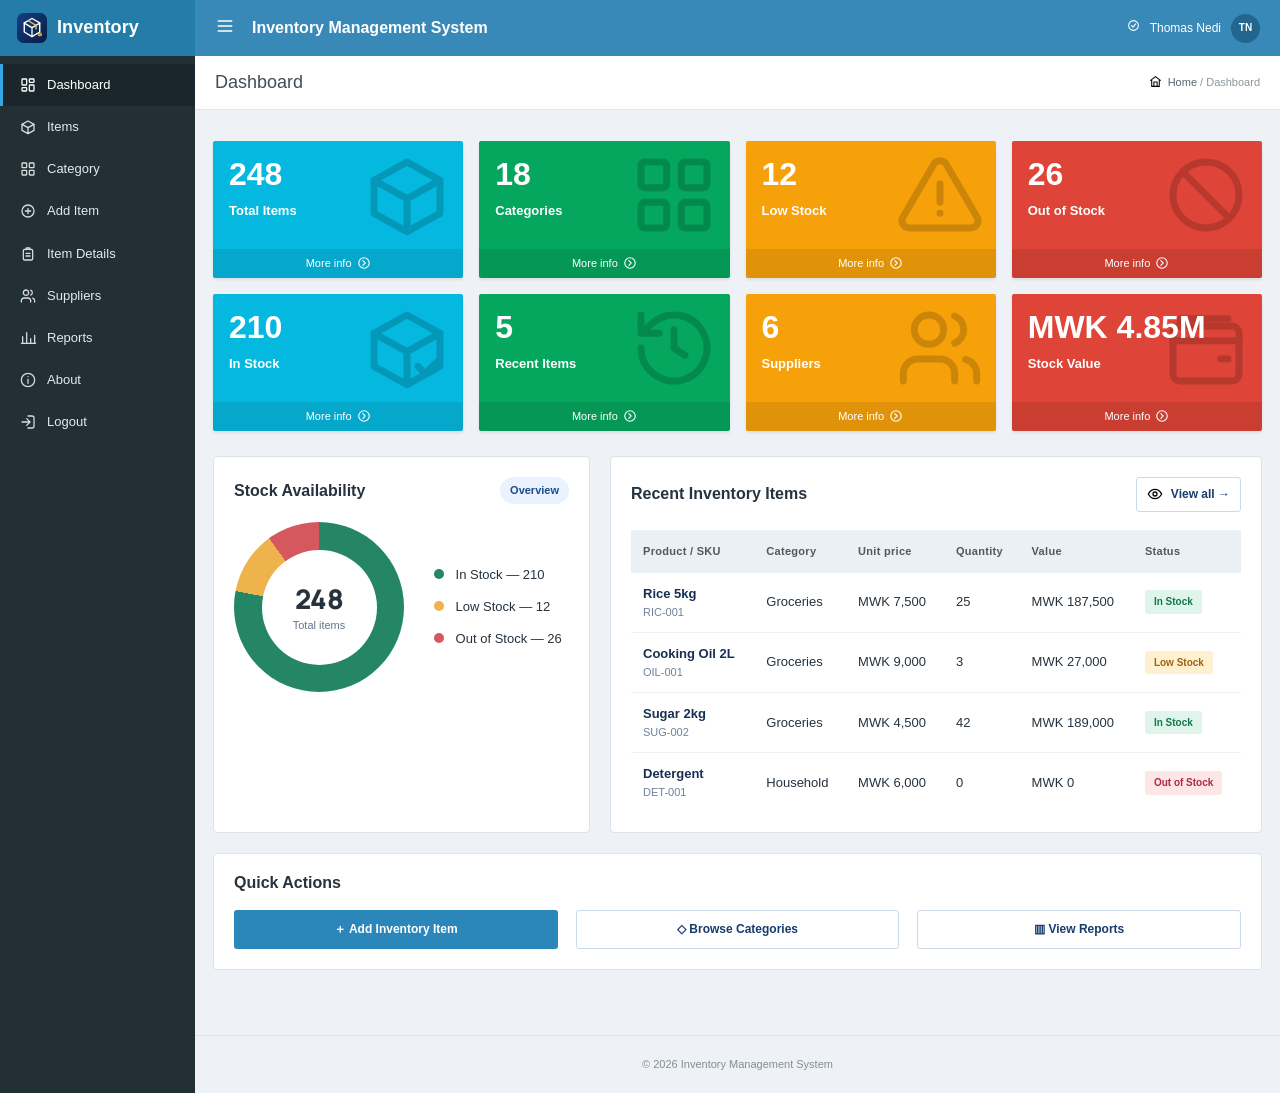
<file: index.html>
<!DOCTYPE html>

<html lang="en">
<head>
<meta charset="utf-8"/>
<meta content="width=device-width, initial-scale=1" name="viewport"/>
<meta content="Inventory Management System for stock, categories, suppliers and reporting." name="description"/>
<title>Dashboard | Inventory Management System</title>
<link href="assets/img/logo.svg" rel="icon" type="image/svg+xml"/>
<link href="assets/css/style.css" rel="stylesheet"/>
</head>
<body>
<div class="app">
<aside class="sidebar"><a class="sidebar-name" href="index.html"><img alt="" aria-hidden="true" class="brand-mini" src="assets/img/logo.svg"/>Inventory</a><nav aria-label="Main navigation" class="nav"><a aria-current="page" class="active" href="index.html"><span aria-hidden="true" class="symbol"><img alt="" aria-hidden="true" class="nav-icon" src="assets/icons/dashboard.svg"/></span><span>Dashboard</span></a><a class="" href="inventory.html"><span aria-hidden="true" class="symbol"><img alt="" aria-hidden="true" class="nav-icon" src="assets/icons/package.svg"/></span><span>Items</span></a><a class="" href="categories.html"><span aria-hidden="true" class="symbol"><img alt="" aria-hidden="true" class="nav-icon" src="assets/icons/grid.svg"/></span><span>Category</span></a><a class="" href="add-item.html"><span aria-hidden="true" class="symbol"><img alt="" aria-hidden="true" class="nav-icon" src="assets/icons/plus.svg"/></span><span>Add Item</span></a><a class="" href="item-details.html"><span aria-hidden="true" class="symbol"><img alt="" aria-hidden="true" class="nav-icon" src="assets/icons/clipboard.svg"/></span><span>Item Details</span></a><a class="" href="suppliers.html"><span aria-hidden="true" class="symbol"><img alt="" aria-hidden="true" class="nav-icon" src="assets/icons/users.svg"/></span><span>Suppliers</span></a><a class="" href="reports.html"><span aria-hidden="true" class="symbol"><img alt="" aria-hidden="true" class="nav-icon" src="assets/icons/chart.svg"/></span><span>Reports</span></a><a class="" href="about.html"><span aria-hidden="true" class="symbol"><img alt="" aria-hidden="true" class="nav-icon" src="assets/icons/info.svg"/></span><span>About</span></a><a class="" href="login.html"><span aria-hidden="true" class="symbol"><img alt="" aria-hidden="true" class="nav-icon" src="assets/icons/logout.svg"/></span><span>Logout</span></a></nav></aside>
<div class="main">
<header class="topbar"><div class="toolbar-left"><span aria-hidden="true" class="menu-glyph"><img alt="" aria-hidden="true" class="toolbar-icon" src="assets/icons/menu.svg"/></span><span class="toolbar-title">Inventory Management System</span></div><div class="top-right"><span class="user-indicator"><img alt="" aria-hidden="true" class="presence-icon" src="assets/icons/check.svg"/></span><span>Thomas Nedi</span><span class="avatar">TN</span></div></header><div class="page-crumb"><span>Dashboard</span><span class="breadcrumb"><a href="index.html"><img alt="" aria-hidden="true" class="crumb-icon" src="assets/icons/home.svg"/> Home</a> / Dashboard</span></div>
<main class="content">
<section class="heading">
<div>
<h1>
        Dashboard
       </h1>
</div>
</section>
<div class="stats"><a class="stat stat-cyan" href="inventory.html"><span class="stat-number">248</span><span class="stat-label">Total Items</span><span aria-hidden="true" class="stat-watermark"><img alt="" aria-hidden="true" class="stat-icon" src="assets/icons/package.svg"/></span><span class="stat-more">More info <img alt="" aria-hidden="true" class="more-icon" src="assets/icons/chevron.svg"/></span></a><a class="stat stat-green" href="categories.html"><span class="stat-number">18</span><span class="stat-label">Categories</span><span aria-hidden="true" class="stat-watermark"><img alt="" aria-hidden="true" class="stat-icon" src="assets/icons/grid.svg"/></span><span class="stat-more">More info <img alt="" aria-hidden="true" class="more-icon" src="assets/icons/chevron.svg"/></span></a><a class="stat stat-orange" href="inventory.html"><span class="stat-number">12</span><span class="stat-label">Low Stock</span><span aria-hidden="true" class="stat-watermark"><img alt="" aria-hidden="true" class="stat-icon" src="assets/icons/alert.svg"/></span><span class="stat-more">More info <img alt="" aria-hidden="true" class="more-icon" src="assets/icons/chevron.svg"/></span></a><a class="stat stat-red" href="inventory.html"><span class="stat-number">26</span><span class="stat-label">Out of Stock</span><span aria-hidden="true" class="stat-watermark"><img alt="" aria-hidden="true" class="stat-icon" src="assets/icons/ban.svg"/></span><span class="stat-more">More info <img alt="" aria-hidden="true" class="more-icon" src="assets/icons/chevron.svg"/></span></a><a class="stat stat-cyan" href="inventory.html"><span class="stat-number">210</span><span class="stat-label">In Stock</span><span aria-hidden="true" class="stat-watermark"><img alt="" aria-hidden="true" class="stat-icon" src="assets/icons/boxcheck.svg"/></span><span class="stat-more">More info <img alt="" aria-hidden="true" class="more-icon" src="assets/icons/chevron.svg"/></span></a><a class="stat stat-green" href="inventory.html"><span class="stat-number">5</span><span class="stat-label">Recent Items</span><span aria-hidden="true" class="stat-watermark"><img alt="" aria-hidden="true" class="stat-icon" src="assets/icons/history.svg"/></span><span class="stat-more">More info <img alt="" aria-hidden="true" class="more-icon" src="assets/icons/chevron.svg"/></span></a><a class="stat stat-orange" href="suppliers.html"><span class="stat-number">6</span><span class="stat-label">Suppliers</span><span aria-hidden="true" class="stat-watermark"><img alt="" aria-hidden="true" class="stat-icon" src="assets/icons/users.svg"/></span><span class="stat-more">More info <img alt="" aria-hidden="true" class="more-icon" src="assets/icons/chevron.svg"/></span></a><a class="stat stat-red" href="reports.html"><span class="stat-number">MWK 4.85M</span><span class="stat-label">Stock Value</span><span aria-hidden="true" class="stat-watermark"><img alt="" aria-hidden="true" class="stat-icon" src="assets/icons/wallet.svg"/></span><span class="stat-more">More info <img alt="" aria-hidden="true" class="more-icon" src="assets/icons/chevron.svg"/></span></a></div>
<div class="two">
<section class="panel">
<div class="panel-head">
<h2>
         Stock Availability
        </h2>
<span class="badge-head">
         Overview
        </span>
</div>
<div class="stock-visual">
<div aria-label="Stock availability: 210 in stock, 12 low stock, and 26 out of stock" class="donut" role="img">
<div class="donut-inner">
<strong>
           248
          </strong>
<span>
           Total items
          </span>
</div>
</div>
<div class="legend">
<div>
<i class="dot green">
</i>
          In Stock — 210
         </div>
<div>
<i class="dot yellow">
</i>
          Low Stock — 12
         </div>
<div>
<i class="dot red">
</i>
          Out of Stock — 26
         </div>
</div>
</div>
</section>
<section class="panel">
<div class="panel-head">
<h2>
         Recent Inventory Items
        </h2>
<a class="btn small secondary" href="inventory.html"><img alt="" class="btn-icon" src="assets/icons/eye.svg"/>
         View all →
        </a>
</div>
<div class="table-scroll">
<table class="data-table">
<thead>
<tr>
<th>
            Product / SKU
           </th>
<th>
            Category
           </th>
<th>
            Unit price
           </th>
<th>
            Quantity
           </th>
<th>
            Value
           </th>
<th>
            Status
           </th>
</tr>
</thead>
<tbody>
<tr>
<td>
<span class="strong">
             Rice 5kg
            </span>
<div class="sku">
             RIC-001
            </div>
</td>
<td>
            Groceries
           </td>
<td>
            MWK 7,500
           </td>
<td>
            25
           </td>
<td>
            MWK 187,500
           </td>
<td>
<span class="pill ok">
             In Stock
            </span>
</td>
</tr>
<tr>
<td>
<span class="strong">
             Cooking Oil 2L
            </span>
<div class="sku">
             OIL-001
            </div>
</td>
<td>
            Groceries
           </td>
<td>
            MWK 9,000
           </td>
<td>
            3
           </td>
<td>
            MWK 27,000
           </td>
<td>
<span class="pill low">
             Low Stock
            </span>
</td>
</tr>
<tr>
<td>
<span class="strong">
             Sugar 2kg
            </span>
<div class="sku">
             SUG-002
            </div>
</td>
<td>
            Groceries
           </td>
<td>
            MWK 4,500
           </td>
<td>
            42
           </td>
<td>
            MWK 189,000
           </td>
<td>
<span class="pill ok">
             In Stock
            </span>
</td>
</tr>
<tr>
<td>
<span class="strong">
             Detergent
            </span>
<div class="sku">
             DET-001
            </div>
</td>
<td>
            Household
           </td>
<td>
            MWK 6,000
           </td>
<td>
            0
           </td>
<td>
            MWK 0
           </td>
<td>
<span class="pill out">
             Out of Stock
            </span>
</td>
</tr>
</tbody>
</table>
</div>
</section>
</div>
<section class="panel">
<div class="panel-head">
<h2>
        Quick Actions
       </h2>
</div>
<div class="three">
<a class="btn" href="add-item.html">
        ＋ Add Inventory Item
       </a>
<a class="btn secondary" href="categories.html">
        ◇ Browse Categories
       </a>
<a class="btn secondary" href="reports.html">
        ▥ View Reports
       </a>
</div>
</section>
</main>
<footer class="footer">© 2026 Inventory Management System</footer>
</div>
</div>
</body>
</html>
</file>
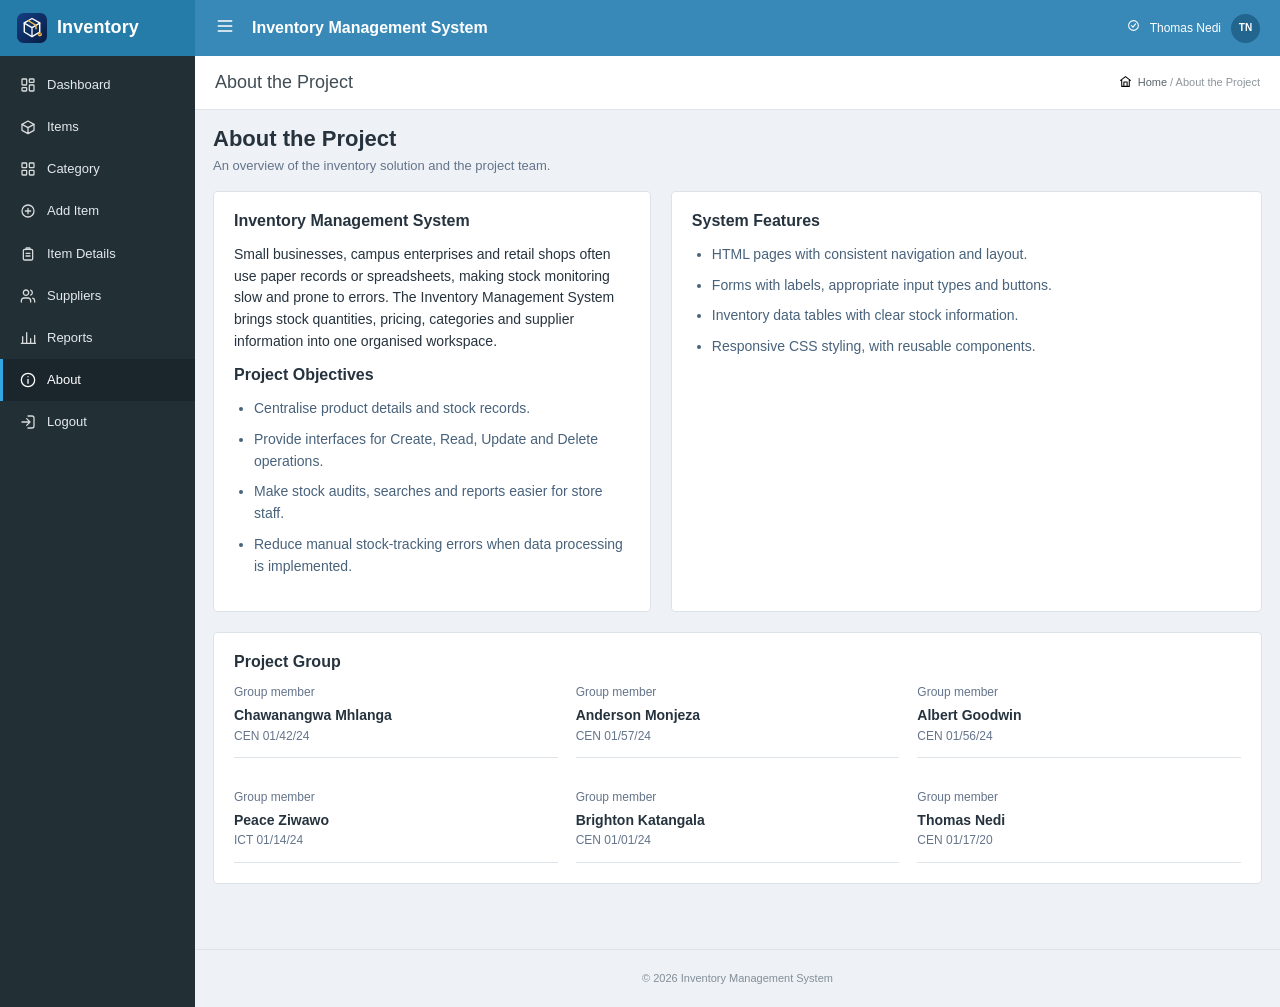
<file: about.html>
<!DOCTYPE html>

<html lang="en">
<head>
<meta charset="utf-8"/>
<meta content="width=device-width, initial-scale=1" name="viewport"/>
<meta content="Inventory Management System for stock, categories, suppliers and reporting." name="description"/>
<title>About the Project | Inventory Management System</title>
<link href="assets/img/logo.svg" rel="icon" type="image/svg+xml"/>
<link href="assets/css/style.css" rel="stylesheet"/>
</head>
<body>
<div class="app">
<aside class="sidebar"><a class="sidebar-name" href="index.html"><img alt="" aria-hidden="true" class="brand-mini" src="assets/img/logo.svg"/>Inventory</a><nav aria-label="Main navigation" class="nav"><a class="" href="index.html"><span aria-hidden="true" class="symbol"><img alt="" aria-hidden="true" class="nav-icon" src="assets/icons/dashboard.svg"/></span><span>Dashboard</span></a><a class="" href="inventory.html"><span aria-hidden="true" class="symbol"><img alt="" aria-hidden="true" class="nav-icon" src="assets/icons/package.svg"/></span><span>Items</span></a><a class="" href="categories.html"><span aria-hidden="true" class="symbol"><img alt="" aria-hidden="true" class="nav-icon" src="assets/icons/grid.svg"/></span><span>Category</span></a><a class="" href="add-item.html"><span aria-hidden="true" class="symbol"><img alt="" aria-hidden="true" class="nav-icon" src="assets/icons/plus.svg"/></span><span>Add Item</span></a><a class="" href="item-details.html"><span aria-hidden="true" class="symbol"><img alt="" aria-hidden="true" class="nav-icon" src="assets/icons/clipboard.svg"/></span><span>Item Details</span></a><a class="" href="suppliers.html"><span aria-hidden="true" class="symbol"><img alt="" aria-hidden="true" class="nav-icon" src="assets/icons/users.svg"/></span><span>Suppliers</span></a><a class="" href="reports.html"><span aria-hidden="true" class="symbol"><img alt="" aria-hidden="true" class="nav-icon" src="assets/icons/chart.svg"/></span><span>Reports</span></a><a aria-current="page" class="active" href="about.html"><span aria-hidden="true" class="symbol"><img alt="" aria-hidden="true" class="nav-icon" src="assets/icons/info.svg"/></span><span>About</span></a><a class="" href="login.html"><span aria-hidden="true" class="symbol"><img alt="" aria-hidden="true" class="nav-icon" src="assets/icons/logout.svg"/></span><span>Logout</span></a></nav></aside>
<div class="main">
<header class="topbar"><div class="toolbar-left"><span aria-hidden="true" class="menu-glyph"><img alt="" aria-hidden="true" class="toolbar-icon" src="assets/icons/menu.svg"/></span><span class="toolbar-title">Inventory Management System</span></div><div class="top-right"><span class="user-indicator"><img alt="" aria-hidden="true" class="presence-icon" src="assets/icons/check.svg"/></span><span>Thomas Nedi</span><span class="avatar">TN</span></div></header><div class="page-crumb"><span>About the Project</span><span class="breadcrumb"><a href="index.html"><img alt="" aria-hidden="true" class="crumb-icon" src="assets/icons/home.svg"/> Home</a> / About the Project</span></div>
<main class="content">
<section class="heading">
<div>
<h1>
        About the Project
       </h1>
<p class="subtitle">
        An overview of the inventory solution and the project team.
       </p>
</div>
</section>
<div class="two">
<section class="panel">
<h2>
        Inventory Management System
       </h2>
<p>
        Small businesses, campus enterprises and retail shops often use paper records or spreadsheets, making stock monitoring slow and prone to errors. The Inventory Management System brings stock quantities, pricing, categories and supplier information into one organised workspace.
       </p>
<h2>
        Project Objectives
       </h2>
<ul class="feature-list">
<li>
         Centralise product details and stock records.
        </li>
<li>
         Provide interfaces for Create, Read, Update and Delete operations.
        </li>
<li>
         Make stock audits, searches and reports easier for store staff.
        </li>
<li>
         Reduce manual stock-tracking errors when data processing is implemented.
        </li>
</ul>
</section>
<section class="panel">
<h2>
        System Features
       </h2>
<ul class="feature-list">
<li>
         HTML pages with consistent navigation and layout.
        </li>
<li>
         Forms with labels, appropriate input types and buttons.
        </li>
<li>
         Inventory data tables with clear stock information.
        </li>
<li>
         Responsive CSS styling, with reusable components.
        </li>
</ul>
</section>
</div>
<section class="panel">
<h2>
       Project Group
      </h2>
<div class="three">
<div class="detail-item">
<span>
         Group member
        </span>
<strong>
         Chawanangwa Mhlanga
        </strong>
<span>
         CEN 01/42/24
        </span>
</div>
<div class="detail-item">
<span>
         Group member
        </span>
<strong>
         Anderson Monjeza
        </strong>
<span>
         CEN 01/57/24
        </span>
</div>
<div class="detail-item">
<span>
         Group member
        </span>
<strong>
         Albert Goodwin
        </strong>
<span>
         CEN 01/56/24
        </span>
</div>
<div class="detail-item">
<span>
         Group member
        </span>
<strong>
         Peace Ziwawo
        </strong>
<span>
         ICT 01/14/24
        </span>
</div>
<div class="detail-item">
<span>
         Group member
        </span>
<strong>
         Brighton Katangala
        </strong>
<span>
         CEN 01/01/24
        </span>
</div>
<div class="detail-item">
<span>
         Group member
        </span>
<strong>
         Thomas Nedi
        </strong>
<span>
         CEN 01/17/20
        </span>
</div>
</div>
</section>
</main>
<footer class="footer">© 2026 Inventory Management System</footer>
</div>
</div>
</body>
</html>
</file>
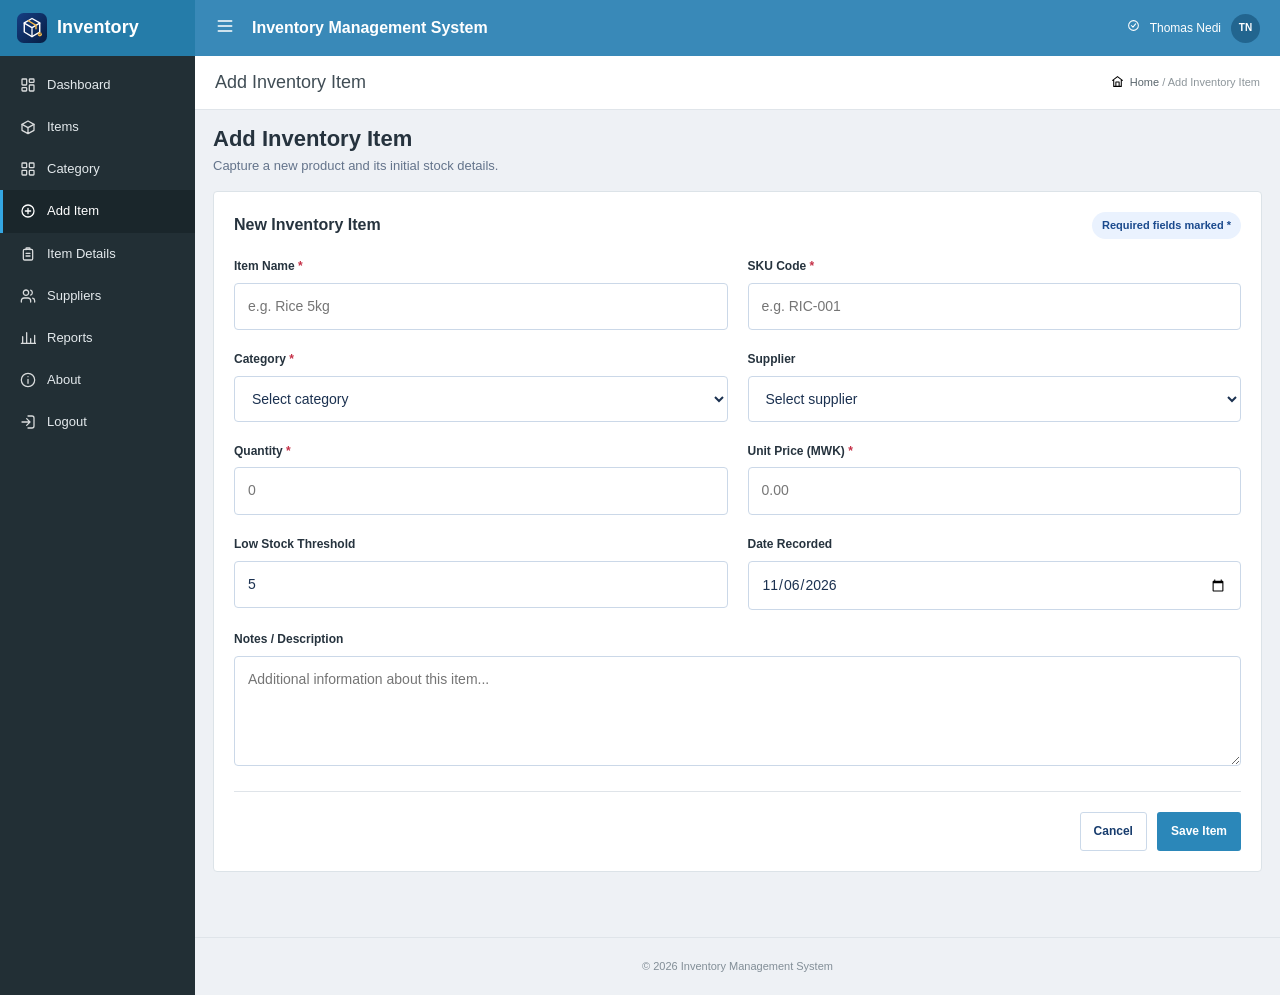
<file: add-item.html>
<!DOCTYPE html>

<html lang="en">
<head>
<meta charset="utf-8"/>
<meta content="width=device-width, initial-scale=1" name="viewport"/>
<meta content="Inventory Management System for stock, categories, suppliers and reporting." name="description"/>
<title>Add Inventory Item | Inventory Management System</title>
<link href="assets/img/logo.svg" rel="icon" type="image/svg+xml"/>
<link href="assets/css/style.css" rel="stylesheet"/>
</head>
<body>
<div class="app">
<aside class="sidebar"><a class="sidebar-name" href="index.html"><img alt="" aria-hidden="true" class="brand-mini" src="assets/img/logo.svg"/>Inventory</a><nav aria-label="Main navigation" class="nav"><a class="" href="index.html"><span aria-hidden="true" class="symbol"><img alt="" aria-hidden="true" class="nav-icon" src="assets/icons/dashboard.svg"/></span><span>Dashboard</span></a><a class="" href="inventory.html"><span aria-hidden="true" class="symbol"><img alt="" aria-hidden="true" class="nav-icon" src="assets/icons/package.svg"/></span><span>Items</span></a><a class="" href="categories.html"><span aria-hidden="true" class="symbol"><img alt="" aria-hidden="true" class="nav-icon" src="assets/icons/grid.svg"/></span><span>Category</span></a><a aria-current="page" class="active" href="add-item.html"><span aria-hidden="true" class="symbol"><img alt="" aria-hidden="true" class="nav-icon" src="assets/icons/plus.svg"/></span><span>Add Item</span></a><a class="" href="item-details.html"><span aria-hidden="true" class="symbol"><img alt="" aria-hidden="true" class="nav-icon" src="assets/icons/clipboard.svg"/></span><span>Item Details</span></a><a class="" href="suppliers.html"><span aria-hidden="true" class="symbol"><img alt="" aria-hidden="true" class="nav-icon" src="assets/icons/users.svg"/></span><span>Suppliers</span></a><a class="" href="reports.html"><span aria-hidden="true" class="symbol"><img alt="" aria-hidden="true" class="nav-icon" src="assets/icons/chart.svg"/></span><span>Reports</span></a><a class="" href="about.html"><span aria-hidden="true" class="symbol"><img alt="" aria-hidden="true" class="nav-icon" src="assets/icons/info.svg"/></span><span>About</span></a><a class="" href="login.html"><span aria-hidden="true" class="symbol"><img alt="" aria-hidden="true" class="nav-icon" src="assets/icons/logout.svg"/></span><span>Logout</span></a></nav></aside>
<div class="main">
<header class="topbar"><div class="toolbar-left"><span aria-hidden="true" class="menu-glyph"><img alt="" aria-hidden="true" class="toolbar-icon" src="assets/icons/menu.svg"/></span><span class="toolbar-title">Inventory Management System</span></div><div class="top-right"><span class="user-indicator"><img alt="" aria-hidden="true" class="presence-icon" src="assets/icons/check.svg"/></span><span>Thomas Nedi</span><span class="avatar">TN</span></div></header><div class="page-crumb"><span>Add Inventory Item</span><span class="breadcrumb"><a href="index.html"><img alt="" aria-hidden="true" class="crumb-icon" src="assets/icons/home.svg"/> Home</a> / Add Inventory Item</span></div>
<main class="content">
<section class="heading">
<div>
<h1>
        Add Inventory Item
       </h1>
<p class="subtitle">
        Capture a new product and its initial stock details.
       </p>
</div>
</section>
<section class="panel">
<div class="panel-head">
<h2>
        New Inventory Item
       </h2>
<span class="badge-head">
        Required fields marked *
       </span>
</div>
<form action="#" method="get">
<div class="form-grid">
<div class="field">
<label for="itemname">
          Item Name
          <span class="required">
           *
          </span>
</label>
<input id="itemname" maxlength="120" name="item_name" placeholder="e.g. Rice 5kg" required="" type="text" value=""/>
</div>
<div class="field">
<label for="sku">
          SKU Code
          <span class="required">
           *
          </span>
</label>
<input id="sku" name="sku" placeholder="e.g. RIC-001" required="" type="text" value=""/>
</div>
<div class="field">
<label for="category">
          Category
          <span class="required">
           *
          </span>
</label>
<select id="category" name="category" required="">
<option value="">
           Select category
          </option>
<option>
           Groceries
          </option>
<option>
           Household
          </option>
<option>
           Stationery
          </option>
<option>
           Electronics
          </option>
<option>
           Beverages
          </option>
</select>
</div>
<div class="field">
<label for="supplier">
          Supplier
         </label>
<select id="supplier" name="supplier">
<option value="">
           Select supplier
          </option>
<option>
           Farmers Supply Co.
          </option>
<option>
           Central Wholesalers
          </option>
<option>
           Town Supplies
          </option>
<option>
           Office Point
          </option>
<option>
           TechPoint Ltd
          </option>
</select>
</div>
<div class="field">
<label for="qty">
          Quantity
          <span class="required">
           *
          </span>
</label>
<input id="qty" min="0" name="quantity" placeholder="0" required="" step="1" type="number" value=""/>
</div>
<div class="field">
<label for="price">
          Unit Price (MWK)
          <span class="required">
           *
          </span>
</label>
<input id="price" min="0" name="unit_price" placeholder="0.00" required="" step="0.01" type="number" value=""/>
</div>
<div class="field">
<label for="reorder">
          Low Stock Threshold
         </label>
<input id="reorder" min="0" name="low_stock_threshold" step="1" type="number" value="5"/>
</div>
<div class="field">
<label for="date">
          Date Recorded
         </label>
<input id="date" name="date_recorded" type="date" value="2026-11-06"/>
</div>
<div class="field wide">
<label for="notes">
          Notes / Description
         </label>
<textarea id="notes" name="notes" placeholder="Additional information about this item..."></textarea>
</div>
</div>
<div class="form-actions">
<a class="btn secondary" href="inventory.html">
         Cancel
        </a>
<button class="btn" type="submit">
         Save Item
        </button>
</div>
</form>
</section>
</main>
<footer class="footer">© 2026 Inventory Management System</footer>
</div>
</div>
</body>
</html>
</file>
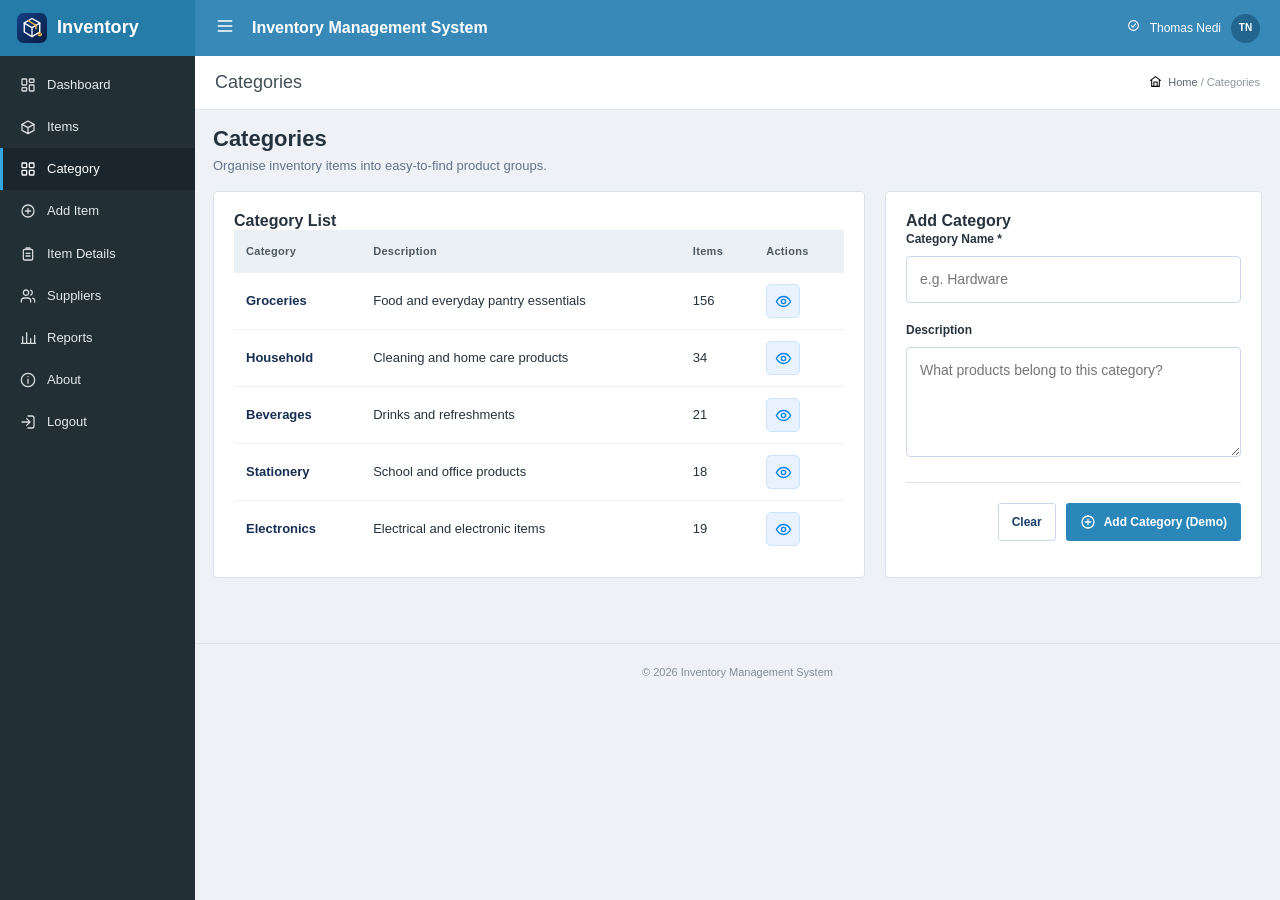
<file: categories.html>
<!DOCTYPE html>

<html lang="en">
<head>
<meta charset="utf-8"/>
<meta content="width=device-width, initial-scale=1" name="viewport"/>
<meta content="Inventory Management System for stock, categories, suppliers and reporting." name="description"/>
<title>Categories | Inventory Management System</title>
<link href="assets/img/logo.svg" rel="icon" type="image/svg+xml"/>
<link href="assets/css/style.css" rel="stylesheet"/>
</head>
<body>
<div class="app">
<aside class="sidebar"><a class="sidebar-name" href="index.html"><img alt="" aria-hidden="true" class="brand-mini" src="assets/img/logo.svg"/>Inventory</a><nav aria-label="Main navigation" class="nav"><a class="" href="index.html"><span aria-hidden="true" class="symbol"><img alt="" aria-hidden="true" class="nav-icon" src="assets/icons/dashboard.svg"/></span><span>Dashboard</span></a><a class="" href="inventory.html"><span aria-hidden="true" class="symbol"><img alt="" aria-hidden="true" class="nav-icon" src="assets/icons/package.svg"/></span><span>Items</span></a><a aria-current="page" class="active" href="categories.html"><span aria-hidden="true" class="symbol"><img alt="" aria-hidden="true" class="nav-icon" src="assets/icons/grid.svg"/></span><span>Category</span></a><a class="" href="add-item.html"><span aria-hidden="true" class="symbol"><img alt="" aria-hidden="true" class="nav-icon" src="assets/icons/plus.svg"/></span><span>Add Item</span></a><a class="" href="item-details.html"><span aria-hidden="true" class="symbol"><img alt="" aria-hidden="true" class="nav-icon" src="assets/icons/clipboard.svg"/></span><span>Item Details</span></a><a class="" href="suppliers.html"><span aria-hidden="true" class="symbol"><img alt="" aria-hidden="true" class="nav-icon" src="assets/icons/users.svg"/></span><span>Suppliers</span></a><a class="" href="reports.html"><span aria-hidden="true" class="symbol"><img alt="" aria-hidden="true" class="nav-icon" src="assets/icons/chart.svg"/></span><span>Reports</span></a><a class="" href="about.html"><span aria-hidden="true" class="symbol"><img alt="" aria-hidden="true" class="nav-icon" src="assets/icons/info.svg"/></span><span>About</span></a><a class="" href="login.html"><span aria-hidden="true" class="symbol"><img alt="" aria-hidden="true" class="nav-icon" src="assets/icons/logout.svg"/></span><span>Logout</span></a></nav></aside>
<div class="main">
<header class="topbar"><div class="toolbar-left"><span aria-hidden="true" class="menu-glyph"><img alt="" aria-hidden="true" class="toolbar-icon" src="assets/icons/menu.svg"/></span><span class="toolbar-title">Inventory Management System</span></div><div class="top-right"><span class="user-indicator"><img alt="" aria-hidden="true" class="presence-icon" src="assets/icons/check.svg"/></span><span>Thomas Nedi</span><span class="avatar">TN</span></div></header><div class="page-crumb"><span>Categories</span><span class="breadcrumb"><a href="index.html"><img alt="" aria-hidden="true" class="crumb-icon" src="assets/icons/home.svg"/> Home</a> / Categories</span></div>
<main class="content">
<section class="heading">
<div>
<h1>
        Categories
       </h1>
<p class="subtitle">
        Organise inventory items into easy-to-find product groups.
       </p>
</div>
</section>
<div class="two">
<section class="panel">
<h2>
        Category List
       </h2>
<div class="table-scroll">
<table class="data-table">
<thead>
<tr>
<th>
            Category
           </th>
<th>
            Description
           </th>
<th>
            Items
           </th>
<th>
            Actions
           </th>
</tr>
</thead>
<tbody>
<tr>
<td class="strong">
            Groceries
           </td>
<td>
            Food and everyday pantry essentials
           </td>
<td>
            156
           </td>
<td>
<div class="action-links">
<a aria-label="View Items" class="icon-action action-eye" href="inventory.html" title="View Items"><img alt="" aria-hidden="true" class="action-icon" src="assets/icons/eye.svg"/></a>
</div>
</td>
</tr>
<tr>
<td class="strong">
            Household
           </td>
<td>
            Cleaning and home care products
           </td>
<td>
            34
           </td>
<td>
<div class="action-links">
<a aria-label="View Items" class="icon-action action-eye" href="inventory.html" title="View Items"><img alt="" aria-hidden="true" class="action-icon" src="assets/icons/eye.svg"/></a>
</div>
</td>
</tr>
<tr>
<td class="strong">
            Beverages
           </td>
<td>
            Drinks and refreshments
           </td>
<td>
            21
           </td>
<td>
<div class="action-links">
<a aria-label="View Items" class="icon-action action-eye" href="inventory.html" title="View Items"><img alt="" aria-hidden="true" class="action-icon" src="assets/icons/eye.svg"/></a>
</div>
</td>
</tr>
<tr>
<td class="strong">
            Stationery
           </td>
<td>
            School and office products
           </td>
<td>
            18
           </td>
<td>
<div class="action-links">
<a aria-label="View Items" class="icon-action action-eye" href="inventory.html" title="View Items"><img alt="" aria-hidden="true" class="action-icon" src="assets/icons/eye.svg"/></a>
</div>
</td>
</tr>
<tr>
<td class="strong">
            Electronics
           </td>
<td>
            Electrical and electronic items
           </td>
<td>
            19
           </td>
<td>
<div class="action-links">
<a aria-label="View Items" class="icon-action action-eye" href="inventory.html" title="View Items"><img alt="" aria-hidden="true" class="action-icon" src="assets/icons/eye.svg"/></a>
</div>
</td>
</tr>
</tbody>
</table>
</div>
</section>
<section class="panel">
<h2>
        Add Category
       </h2>
<form action="#" method="get">
<div class="field">
<label for="category_name">
          Category Name *
         </label>
<input id="category_name" name="category_name" placeholder="e.g. Hardware" required=""/>
</div>
<div class="field" style="margin-top:18px">
<label for="category_desc">
          Description
         </label>
<textarea id="category_desc" name="description" placeholder="What products belong to this category?"></textarea>
</div>
<div class="form-actions">
<button class="btn secondary" type="reset">
          Clear
         </button>
<button class="btn" type="submit"><img alt="" class="btn-icon" src="assets/icons/plus.svg"/>
          Add Category (Demo)
         </button>
</div>
</form>
</section>
</div>
</main>
<footer class="footer">© 2026 Inventory Management System</footer>
</div>
</div>
</body>
</html>
</file>
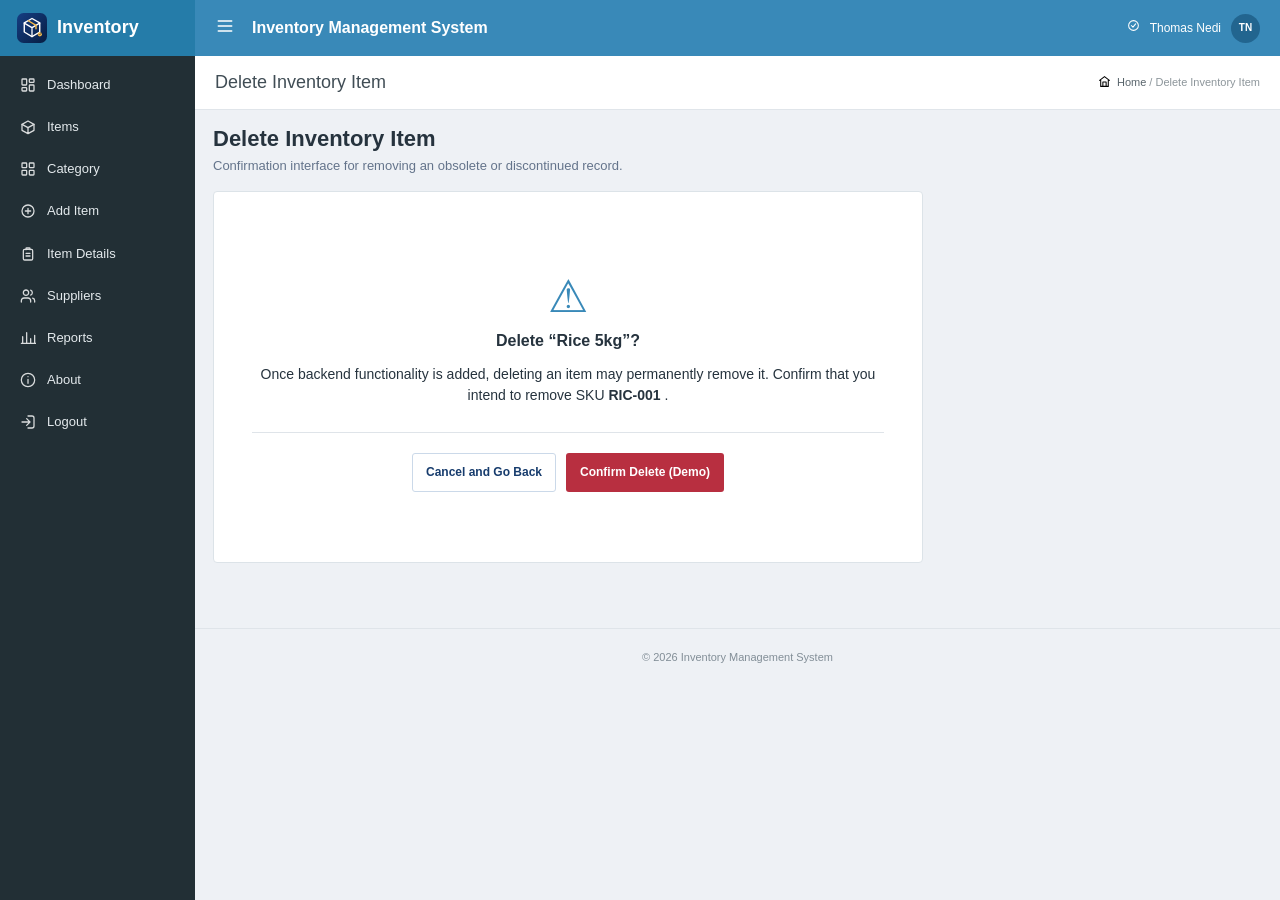
<file: delete-item.html>
<!DOCTYPE html>

<html lang="en">
<head>
<meta charset="utf-8"/>
<meta content="width=device-width, initial-scale=1" name="viewport"/>
<meta content="Inventory Management System for stock, categories, suppliers and reporting." name="description"/>
<title>Delete Inventory Item | Inventory Management System</title>
<link href="assets/img/logo.svg" rel="icon" type="image/svg+xml"/>
<link href="assets/css/style.css" rel="stylesheet"/>
</head>
<body>
<div class="app">
<aside class="sidebar"><a class="sidebar-name" href="index.html"><img alt="" aria-hidden="true" class="brand-mini" src="assets/img/logo.svg"/>Inventory</a><nav aria-label="Main navigation" class="nav"><a class="" href="index.html"><span aria-hidden="true" class="symbol"><img alt="" aria-hidden="true" class="nav-icon" src="assets/icons/dashboard.svg"/></span><span>Dashboard</span></a><a class="" href="inventory.html"><span aria-hidden="true" class="symbol"><img alt="" aria-hidden="true" class="nav-icon" src="assets/icons/package.svg"/></span><span>Items</span></a><a class="" href="categories.html"><span aria-hidden="true" class="symbol"><img alt="" aria-hidden="true" class="nav-icon" src="assets/icons/grid.svg"/></span><span>Category</span></a><a class="" href="add-item.html"><span aria-hidden="true" class="symbol"><img alt="" aria-hidden="true" class="nav-icon" src="assets/icons/plus.svg"/></span><span>Add Item</span></a><a class="" href="item-details.html"><span aria-hidden="true" class="symbol"><img alt="" aria-hidden="true" class="nav-icon" src="assets/icons/clipboard.svg"/></span><span>Item Details</span></a><a class="" href="suppliers.html"><span aria-hidden="true" class="symbol"><img alt="" aria-hidden="true" class="nav-icon" src="assets/icons/users.svg"/></span><span>Suppliers</span></a><a class="" href="reports.html"><span aria-hidden="true" class="symbol"><img alt="" aria-hidden="true" class="nav-icon" src="assets/icons/chart.svg"/></span><span>Reports</span></a><a class="" href="about.html"><span aria-hidden="true" class="symbol"><img alt="" aria-hidden="true" class="nav-icon" src="assets/icons/info.svg"/></span><span>About</span></a><a class="" href="login.html"><span aria-hidden="true" class="symbol"><img alt="" aria-hidden="true" class="nav-icon" src="assets/icons/logout.svg"/></span><span>Logout</span></a></nav></aside>
<div class="main">
<header class="topbar"><div class="toolbar-left"><span aria-hidden="true" class="menu-glyph"><img alt="" aria-hidden="true" class="toolbar-icon" src="assets/icons/menu.svg"/></span><span class="toolbar-title">Inventory Management System</span></div><div class="top-right"><span class="user-indicator"><img alt="" aria-hidden="true" class="presence-icon" src="assets/icons/check.svg"/></span><span>Thomas Nedi</span><span class="avatar">TN</span></div></header><div class="page-crumb"><span>Delete Inventory Item</span><span class="breadcrumb"><a href="index.html"><img alt="" aria-hidden="true" class="crumb-icon" src="assets/icons/home.svg"/> Home</a> / Delete Inventory Item</span></div>
<main class="content">
<section class="heading">
<div>
<h1>
        Delete Inventory Item
       </h1>
<p class="subtitle">
        Confirmation interface for removing an obsolete or discontinued record.
       </p>
</div>
</section>
<section class="panel" style="max-width:710px">
<div class="empty-state">
<div aria-hidden="true" class="large">
        ⚠
       </div>
<h2>
        Delete “Rice 5kg”?
       </h2>
<p>
        Once backend functionality is added, deleting an item may permanently remove it. Confirm that you intend to remove SKU
        <strong>
         RIC-001
        </strong>
        .
       </p>
<div class="form-actions" style="justify-content:center">
<a class="btn secondary" href="inventory.html">
         Cancel and Go Back
        </a>
<button class="btn danger" type="button">
         Confirm Delete (Demo)
        </button>
</div>
</div>
</section>
</main>
<footer class="footer">© 2026 Inventory Management System</footer>
</div>
</div>
</body>
</html>
</file>
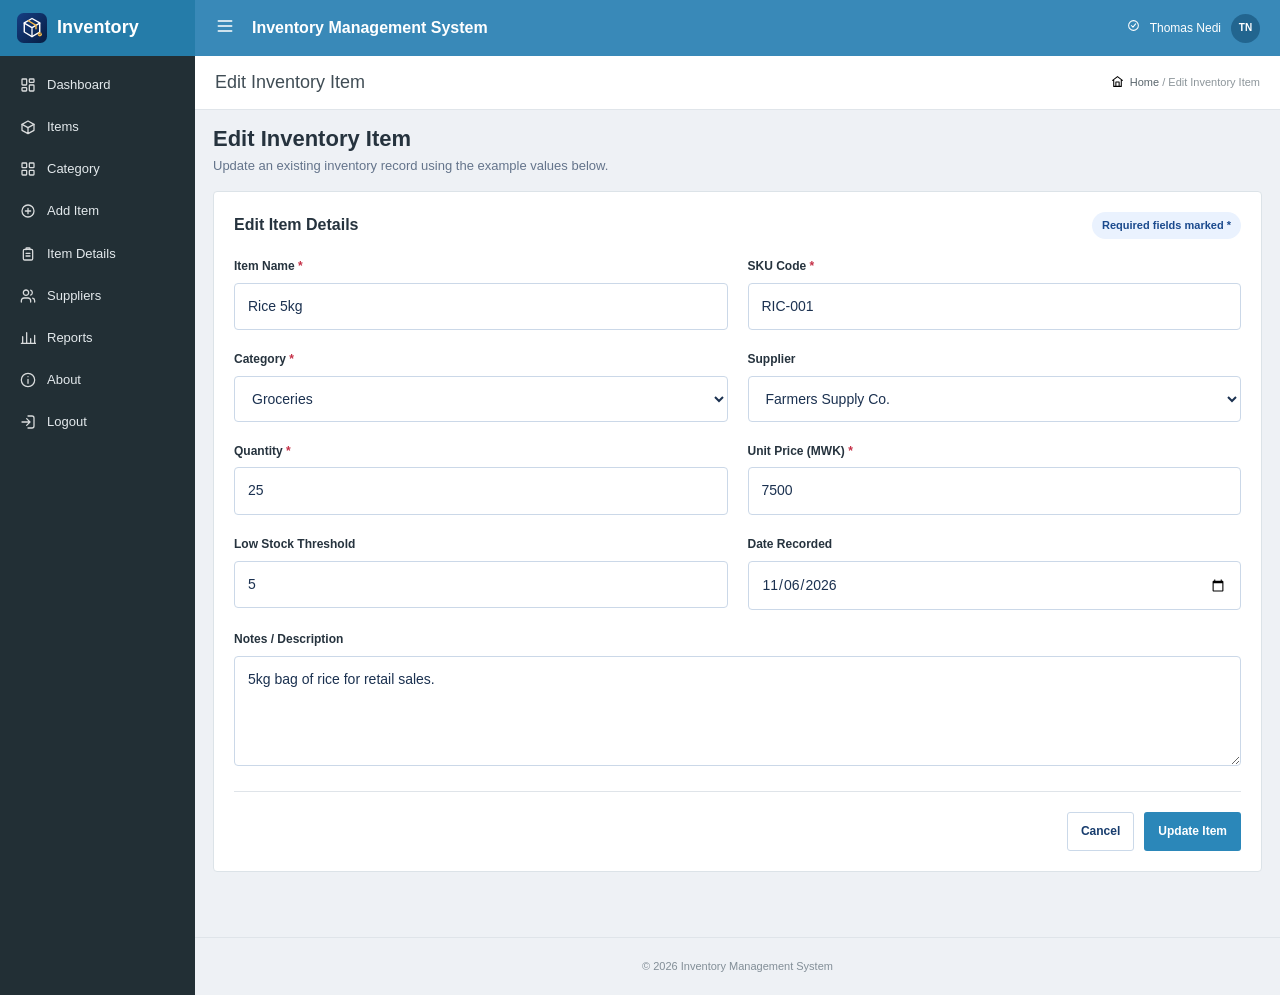
<file: edit-item.html>
<!DOCTYPE html>

<html lang="en">
<head>
<meta charset="utf-8"/>
<meta content="width=device-width, initial-scale=1" name="viewport"/>
<meta content="Inventory Management System for stock, categories, suppliers and reporting." name="description"/>
<title>Edit Inventory Item | Inventory Management System</title>
<link href="assets/img/logo.svg" rel="icon" type="image/svg+xml"/>
<link href="assets/css/style.css" rel="stylesheet"/>
</head>
<body>
<div class="app">
<aside class="sidebar"><a class="sidebar-name" href="index.html"><img alt="" aria-hidden="true" class="brand-mini" src="assets/img/logo.svg"/>Inventory</a><nav aria-label="Main navigation" class="nav"><a class="" href="index.html"><span aria-hidden="true" class="symbol"><img alt="" aria-hidden="true" class="nav-icon" src="assets/icons/dashboard.svg"/></span><span>Dashboard</span></a><a class="" href="inventory.html"><span aria-hidden="true" class="symbol"><img alt="" aria-hidden="true" class="nav-icon" src="assets/icons/package.svg"/></span><span>Items</span></a><a class="" href="categories.html"><span aria-hidden="true" class="symbol"><img alt="" aria-hidden="true" class="nav-icon" src="assets/icons/grid.svg"/></span><span>Category</span></a><a class="" href="add-item.html"><span aria-hidden="true" class="symbol"><img alt="" aria-hidden="true" class="nav-icon" src="assets/icons/plus.svg"/></span><span>Add Item</span></a><a class="" href="item-details.html"><span aria-hidden="true" class="symbol"><img alt="" aria-hidden="true" class="nav-icon" src="assets/icons/clipboard.svg"/></span><span>Item Details</span></a><a class="" href="suppliers.html"><span aria-hidden="true" class="symbol"><img alt="" aria-hidden="true" class="nav-icon" src="assets/icons/users.svg"/></span><span>Suppliers</span></a><a class="" href="reports.html"><span aria-hidden="true" class="symbol"><img alt="" aria-hidden="true" class="nav-icon" src="assets/icons/chart.svg"/></span><span>Reports</span></a><a class="" href="about.html"><span aria-hidden="true" class="symbol"><img alt="" aria-hidden="true" class="nav-icon" src="assets/icons/info.svg"/></span><span>About</span></a><a class="" href="login.html"><span aria-hidden="true" class="symbol"><img alt="" aria-hidden="true" class="nav-icon" src="assets/icons/logout.svg"/></span><span>Logout</span></a></nav></aside>
<div class="main">
<header class="topbar"><div class="toolbar-left"><span aria-hidden="true" class="menu-glyph"><img alt="" aria-hidden="true" class="toolbar-icon" src="assets/icons/menu.svg"/></span><span class="toolbar-title">Inventory Management System</span></div><div class="top-right"><span class="user-indicator"><img alt="" aria-hidden="true" class="presence-icon" src="assets/icons/check.svg"/></span><span>Thomas Nedi</span><span class="avatar">TN</span></div></header><div class="page-crumb"><span>Edit Inventory Item</span><span class="breadcrumb"><a href="index.html"><img alt="" aria-hidden="true" class="crumb-icon" src="assets/icons/home.svg"/> Home</a> / Edit Inventory Item</span></div>
<main class="content">
<section class="heading">
<div>
<h1>
        Edit Inventory Item
       </h1>
<p class="subtitle">
        Update an existing inventory record using the example values below.
       </p>
</div>
</section>
<section class="panel">
<div class="panel-head">
<h2>
        Edit Item Details
       </h2>
<span class="badge-head">
        Required fields marked *
       </span>
</div>
<form action="#" method="get">
<div class="form-grid">
<div class="field">
<label for="itemname">
          Item Name
          <span class="required">
           *
          </span>
</label>
<input id="itemname" maxlength="120" name="item_name" placeholder="e.g. Rice 5kg" required="" type="text" value="Rice 5kg"/>
</div>
<div class="field">
<label for="sku">
          SKU Code
          <span class="required">
           *
          </span>
</label>
<input id="sku" name="sku" placeholder="e.g. RIC-001" required="" type="text" value="RIC-001"/>
</div>
<div class="field">
<label for="category">
          Category
          <span class="required">
           *
          </span>
</label>
<select id="category" name="category" required="">
<option value="">
           Select category
          </option>
<option selected="">
           Groceries
          </option>
<option>
           Household
          </option>
<option>
           Stationery
          </option>
<option>
           Electronics
          </option>
<option>
           Beverages
          </option>
</select>
</div>
<div class="field">
<label for="supplier">
          Supplier
         </label>
<select id="supplier" name="supplier">
<option value="">
           Select supplier
          </option>
<option selected="">
           Farmers Supply Co.
          </option>
<option>
           Central Wholesalers
          </option>
<option>
           Town Supplies
          </option>
<option>
           Office Point
          </option>
<option>
           TechPoint Ltd
          </option>
</select>
</div>
<div class="field">
<label for="qty">
          Quantity
          <span class="required">
           *
          </span>
</label>
<input id="qty" min="0" name="quantity" placeholder="0" required="" step="1" type="number" value="25"/>
</div>
<div class="field">
<label for="price">
          Unit Price (MWK)
          <span class="required">
           *
          </span>
</label>
<input id="price" min="0" name="unit_price" placeholder="0.00" required="" step="0.01" type="number" value="7500"/>
</div>
<div class="field">
<label for="reorder">
          Low Stock Threshold
         </label>
<input id="reorder" min="0" name="low_stock_threshold" step="1" type="number" value="5"/>
</div>
<div class="field">
<label for="date">
          Date Recorded
         </label>
<input id="date" name="date_recorded" type="date" value="2026-11-06"/>
</div>
<div class="field wide">
<label for="notes">
          Notes / Description
         </label>
<textarea id="notes" name="notes" placeholder="Additional information about this item...">5kg bag of rice for retail sales.</textarea>
</div>
</div>
<div class="form-actions">
<a class="btn secondary" href="inventory.html">
         Cancel
        </a>
<button class="btn" type="submit">
         Update Item
        </button>
</div>
</form>
</section>
</main>
<footer class="footer">© 2026 Inventory Management System</footer>
</div>
</div>
</body>
</html>
</file>
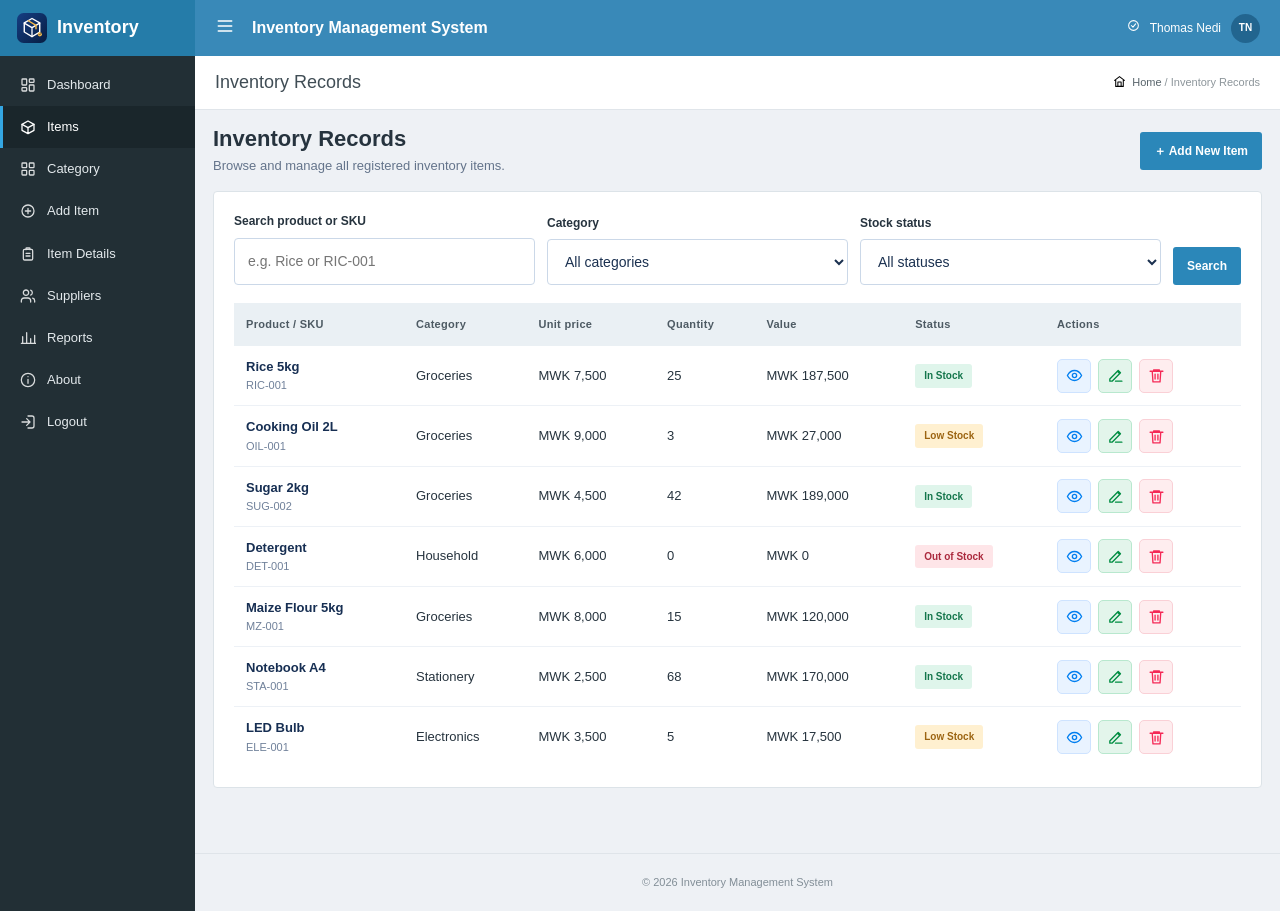
<file: inventory.html>
<!DOCTYPE html>

<html lang="en">
<head>
<meta charset="utf-8"/>
<meta content="width=device-width, initial-scale=1" name="viewport"/>
<meta content="Inventory Management System for stock, categories, suppliers and reporting." name="description"/>
<title>Inventory Records | Inventory Management System</title>
<link href="assets/img/logo.svg" rel="icon" type="image/svg+xml"/>
<link href="assets/css/style.css" rel="stylesheet"/>
</head>
<body>
<div class="app">
<aside class="sidebar"><a class="sidebar-name" href="index.html"><img alt="" aria-hidden="true" class="brand-mini" src="assets/img/logo.svg"/>Inventory</a><nav aria-label="Main navigation" class="nav"><a class="" href="index.html"><span aria-hidden="true" class="symbol"><img alt="" aria-hidden="true" class="nav-icon" src="assets/icons/dashboard.svg"/></span><span>Dashboard</span></a><a aria-current="page" class="active" href="inventory.html"><span aria-hidden="true" class="symbol"><img alt="" aria-hidden="true" class="nav-icon" src="assets/icons/package.svg"/></span><span>Items</span></a><a class="" href="categories.html"><span aria-hidden="true" class="symbol"><img alt="" aria-hidden="true" class="nav-icon" src="assets/icons/grid.svg"/></span><span>Category</span></a><a class="" href="add-item.html"><span aria-hidden="true" class="symbol"><img alt="" aria-hidden="true" class="nav-icon" src="assets/icons/plus.svg"/></span><span>Add Item</span></a><a class="" href="item-details.html"><span aria-hidden="true" class="symbol"><img alt="" aria-hidden="true" class="nav-icon" src="assets/icons/clipboard.svg"/></span><span>Item Details</span></a><a class="" href="suppliers.html"><span aria-hidden="true" class="symbol"><img alt="" aria-hidden="true" class="nav-icon" src="assets/icons/users.svg"/></span><span>Suppliers</span></a><a class="" href="reports.html"><span aria-hidden="true" class="symbol"><img alt="" aria-hidden="true" class="nav-icon" src="assets/icons/chart.svg"/></span><span>Reports</span></a><a class="" href="about.html"><span aria-hidden="true" class="symbol"><img alt="" aria-hidden="true" class="nav-icon" src="assets/icons/info.svg"/></span><span>About</span></a><a class="" href="login.html"><span aria-hidden="true" class="symbol"><img alt="" aria-hidden="true" class="nav-icon" src="assets/icons/logout.svg"/></span><span>Logout</span></a></nav></aside>
<div class="main">
<header class="topbar"><div class="toolbar-left"><span aria-hidden="true" class="menu-glyph"><img alt="" aria-hidden="true" class="toolbar-icon" src="assets/icons/menu.svg"/></span><span class="toolbar-title">Inventory Management System</span></div><div class="top-right"><span class="user-indicator"><img alt="" aria-hidden="true" class="presence-icon" src="assets/icons/check.svg"/></span><span>Thomas Nedi</span><span class="avatar">TN</span></div></header><div class="page-crumb"><span>Inventory Records</span><span class="breadcrumb"><a href="index.html"><img alt="" aria-hidden="true" class="crumb-icon" src="assets/icons/home.svg"/> Home</a> / Inventory Records</span></div>
<main class="content">
<section class="heading">
<div>
<h1>
        Inventory Records
       </h1>
<p class="subtitle">
        Browse and manage all registered inventory items.
       </p>
</div>
<a class="btn" href="add-item.html">
       ＋ Add New Item
      </a>
</section>
<section class="panel">
<form action="inventory.html" class="toolbar" method="get" role="search">
<div class="field">
<label for="search">
         Search product or SKU
        </label>
<input id="search" name="search" placeholder="e.g. Rice or RIC-001" type="search"/>
</div>
<div class="field">
<label for="catfilter">
         Category
        </label>
<select id="catfilter" name="category">
<option value="">
          All categories
         </option>
<option>
          Groceries
         </option>
<option>
          Household
         </option>
<option>
          Stationery
         </option>
<option>
          Electronics
         </option>
</select>
</div>
<div class="field">
<label for="stockfilter">
         Stock status
        </label>
<select id="stockfilter" name="status">
<option value="">
          All statuses
         </option>
<option>
          In Stock
         </option>
<option>
          Low Stock
         </option>
<option>
          Out of Stock
         </option>
</select>
</div>
<button class="btn" type="submit">
        Search
       </button>
</form>
<div class="table-scroll">
<table class="data-table">
<thead>
<tr>
<th>
           Product / SKU
          </th>
<th>
           Category
          </th>
<th>
           Unit price
          </th>
<th>
           Quantity
          </th>
<th>
           Value
          </th>
<th>
           Status
          </th>
<th>
           Actions
          </th>
</tr>
</thead>
<tbody>
<tr>
<td>
<span class="strong">
            Rice 5kg
           </span>
<div class="sku">
            RIC-001
           </div>
</td>
<td>
           Groceries
          </td>
<td>
           MWK 7,500
          </td>
<td>
           25
          </td>
<td>
           MWK 187,500
          </td>
<td>
<span class="pill ok">
            In Stock
           </span>
</td>
<td>
<div class="action-links">
<a aria-label="View Rice 5kg" class="icon-action action-eye" href="item-details.html" title="View Rice 5kg"><img alt="" aria-hidden="true" class="action-icon" src="assets/icons/eye.svg"/></a>
<a aria-label="Edit Rice 5kg" class="action-edit icon-action" href="edit-item.html" title="Edit Rice 5kg"><img alt="" aria-hidden="true" class="action-icon" src="assets/icons/edit.svg"/></a>
<a aria-label="Delete Rice 5kg" class="action-delete icon-action delete" href="delete-item.html" title="Delete Rice 5kg"><img alt="" aria-hidden="true" class="action-icon" src="assets/icons/delete.svg"/></a>
</div>
</td>
</tr>
<tr>
<td>
<span class="strong">
            Cooking Oil 2L
           </span>
<div class="sku">
            OIL-001
           </div>
</td>
<td>
           Groceries
          </td>
<td>
           MWK 9,000
          </td>
<td>
           3
          </td>
<td>
           MWK 27,000
          </td>
<td>
<span class="pill low">
            Low Stock
           </span>
</td>
<td>
<div class="action-links">
<a aria-label="View Cooking Oil 2L" class="icon-action action-eye" href="item-details.html" title="View Cooking Oil 2L"><img alt="" aria-hidden="true" class="action-icon" src="assets/icons/eye.svg"/></a>
<a aria-label="Edit Cooking Oil 2L" class="action-edit icon-action" href="edit-item.html" title="Edit Cooking Oil 2L"><img alt="" aria-hidden="true" class="action-icon" src="assets/icons/edit.svg"/></a>
<a aria-label="Delete Cooking Oil 2L" class="action-delete icon-action delete" href="delete-item.html" title="Delete Cooking Oil 2L"><img alt="" aria-hidden="true" class="action-icon" src="assets/icons/delete.svg"/></a>
</div>
</td>
</tr>
<tr>
<td>
<span class="strong">
            Sugar 2kg
           </span>
<div class="sku">
            SUG-002
           </div>
</td>
<td>
           Groceries
          </td>
<td>
           MWK 4,500
          </td>
<td>
           42
          </td>
<td>
           MWK 189,000
          </td>
<td>
<span class="pill ok">
            In Stock
           </span>
</td>
<td>
<div class="action-links">
<a aria-label="View Sugar 2kg" class="icon-action action-eye" href="item-details.html" title="View Sugar 2kg"><img alt="" aria-hidden="true" class="action-icon" src="assets/icons/eye.svg"/></a>
<a aria-label="Edit Sugar 2kg" class="action-edit icon-action" href="edit-item.html" title="Edit Sugar 2kg"><img alt="" aria-hidden="true" class="action-icon" src="assets/icons/edit.svg"/></a>
<a aria-label="Delete Sugar 2kg" class="action-delete icon-action delete" href="delete-item.html" title="Delete Sugar 2kg"><img alt="" aria-hidden="true" class="action-icon" src="assets/icons/delete.svg"/></a>
</div>
</td>
</tr>
<tr>
<td>
<span class="strong">
            Detergent
           </span>
<div class="sku">
            DET-001
           </div>
</td>
<td>
           Household
          </td>
<td>
           MWK 6,000
          </td>
<td>
           0
          </td>
<td>
           MWK 0
          </td>
<td>
<span class="pill out">
            Out of Stock
           </span>
</td>
<td>
<div class="action-links">
<a aria-label="View Detergent" class="icon-action action-eye" href="item-details.html" title="View Detergent"><img alt="" aria-hidden="true" class="action-icon" src="assets/icons/eye.svg"/></a>
<a aria-label="Edit Detergent" class="action-edit icon-action" href="edit-item.html" title="Edit Detergent"><img alt="" aria-hidden="true" class="action-icon" src="assets/icons/edit.svg"/></a>
<a aria-label="Delete Detergent" class="action-delete icon-action delete" href="delete-item.html" title="Delete Detergent"><img alt="" aria-hidden="true" class="action-icon" src="assets/icons/delete.svg"/></a>
</div>
</td>
</tr>
<tr>
<td>
<span class="strong">
            Maize Flour 5kg
           </span>
<div class="sku">
            MZ-001
           </div>
</td>
<td>
           Groceries
          </td>
<td>
           MWK 8,000
          </td>
<td>
           15
          </td>
<td>
           MWK 120,000
          </td>
<td>
<span class="pill ok">
            In Stock
           </span>
</td>
<td>
<div class="action-links">
<a aria-label="View Maize Flour 5kg" class="icon-action action-eye" href="item-details.html" title="View Maize Flour 5kg"><img alt="" aria-hidden="true" class="action-icon" src="assets/icons/eye.svg"/></a>
<a aria-label="Edit Maize Flour 5kg" class="action-edit icon-action" href="edit-item.html" title="Edit Maize Flour 5kg"><img alt="" aria-hidden="true" class="action-icon" src="assets/icons/edit.svg"/></a>
<a aria-label="Delete Maize Flour 5kg" class="action-delete icon-action delete" href="delete-item.html" title="Delete Maize Flour 5kg"><img alt="" aria-hidden="true" class="action-icon" src="assets/icons/delete.svg"/></a>
</div>
</td>
</tr>
<tr>
<td>
<span class="strong">
            Notebook A4
           </span>
<div class="sku">
            STA-001
           </div>
</td>
<td>
           Stationery
          </td>
<td>
           MWK 2,500
          </td>
<td>
           68
          </td>
<td>
           MWK 170,000
          </td>
<td>
<span class="pill ok">
            In Stock
           </span>
</td>
<td>
<div class="action-links">
<a aria-label="View Notebook A4" class="icon-action action-eye" href="item-details.html" title="View Notebook A4"><img alt="" aria-hidden="true" class="action-icon" src="assets/icons/eye.svg"/></a>
<a aria-label="Edit Notebook A4" class="action-edit icon-action" href="edit-item.html" title="Edit Notebook A4"><img alt="" aria-hidden="true" class="action-icon" src="assets/icons/edit.svg"/></a>
<a aria-label="Delete Notebook A4" class="action-delete icon-action delete" href="delete-item.html" title="Delete Notebook A4"><img alt="" aria-hidden="true" class="action-icon" src="assets/icons/delete.svg"/></a>
</div>
</td>
</tr>
<tr>
<td>
<span class="strong">
            LED Bulb
           </span>
<div class="sku">
            ELE-001
           </div>
</td>
<td>
           Electronics
          </td>
<td>
           MWK 3,500
          </td>
<td>
           5
          </td>
<td>
           MWK 17,500
          </td>
<td>
<span class="pill low">
            Low Stock
           </span>
</td>
<td>
<div class="action-links">
<a aria-label="View LED Bulb" class="icon-action action-eye" href="item-details.html" title="View LED Bulb"><img alt="" aria-hidden="true" class="action-icon" src="assets/icons/eye.svg"/></a>
<a aria-label="Edit LED Bulb" class="action-edit icon-action" href="edit-item.html" title="Edit LED Bulb"><img alt="" aria-hidden="true" class="action-icon" src="assets/icons/edit.svg"/></a>
<a aria-label="Delete LED Bulb" class="action-delete icon-action delete" href="delete-item.html" title="Delete LED Bulb"><img alt="" aria-hidden="true" class="action-icon" src="assets/icons/delete.svg"/></a>
</div>
</td>
</tr>
</tbody>
</table>
</div>
</section>
</main>
<footer class="footer">© 2026 Inventory Management System</footer>
</div>
</div>
</body>
</html>
</file>
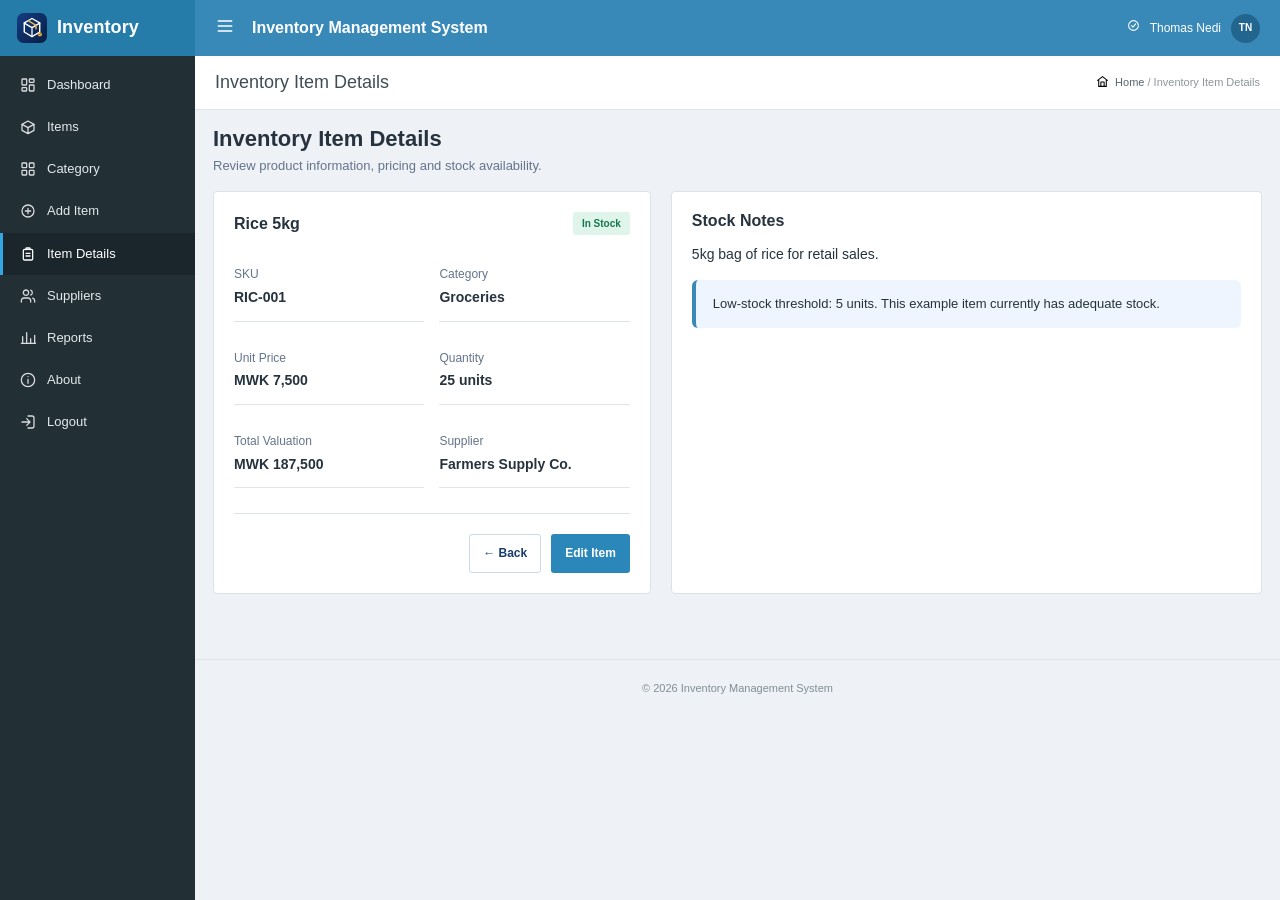
<file: item-details.html>
<!DOCTYPE html>

<html lang="en">
<head>
<meta charset="utf-8"/>
<meta content="width=device-width, initial-scale=1" name="viewport"/>
<meta content="Inventory Management System for stock, categories, suppliers and reporting." name="description"/>
<title>Inventory Item Details | Inventory Management System</title>
<link href="assets/img/logo.svg" rel="icon" type="image/svg+xml"/>
<link href="assets/css/style.css" rel="stylesheet"/>
</head>
<body>
<div class="app">
<aside class="sidebar"><a class="sidebar-name" href="index.html"><img alt="" aria-hidden="true" class="brand-mini" src="assets/img/logo.svg"/>Inventory</a><nav aria-label="Main navigation" class="nav"><a class="" href="index.html"><span aria-hidden="true" class="symbol"><img alt="" aria-hidden="true" class="nav-icon" src="assets/icons/dashboard.svg"/></span><span>Dashboard</span></a><a class="" href="inventory.html"><span aria-hidden="true" class="symbol"><img alt="" aria-hidden="true" class="nav-icon" src="assets/icons/package.svg"/></span><span>Items</span></a><a class="" href="categories.html"><span aria-hidden="true" class="symbol"><img alt="" aria-hidden="true" class="nav-icon" src="assets/icons/grid.svg"/></span><span>Category</span></a><a class="" href="add-item.html"><span aria-hidden="true" class="symbol"><img alt="" aria-hidden="true" class="nav-icon" src="assets/icons/plus.svg"/></span><span>Add Item</span></a><a aria-current="page" class="active" href="item-details.html"><span aria-hidden="true" class="symbol"><img alt="" aria-hidden="true" class="nav-icon" src="assets/icons/clipboard.svg"/></span><span>Item Details</span></a><a class="" href="suppliers.html"><span aria-hidden="true" class="symbol"><img alt="" aria-hidden="true" class="nav-icon" src="assets/icons/users.svg"/></span><span>Suppliers</span></a><a class="" href="reports.html"><span aria-hidden="true" class="symbol"><img alt="" aria-hidden="true" class="nav-icon" src="assets/icons/chart.svg"/></span><span>Reports</span></a><a class="" href="about.html"><span aria-hidden="true" class="symbol"><img alt="" aria-hidden="true" class="nav-icon" src="assets/icons/info.svg"/></span><span>About</span></a><a class="" href="login.html"><span aria-hidden="true" class="symbol"><img alt="" aria-hidden="true" class="nav-icon" src="assets/icons/logout.svg"/></span><span>Logout</span></a></nav></aside>
<div class="main">
<header class="topbar"><div class="toolbar-left"><span aria-hidden="true" class="menu-glyph"><img alt="" aria-hidden="true" class="toolbar-icon" src="assets/icons/menu.svg"/></span><span class="toolbar-title">Inventory Management System</span></div><div class="top-right"><span class="user-indicator"><img alt="" aria-hidden="true" class="presence-icon" src="assets/icons/check.svg"/></span><span>Thomas Nedi</span><span class="avatar">TN</span></div></header><div class="page-crumb"><span>Inventory Item Details</span><span class="breadcrumb"><a href="index.html"><img alt="" aria-hidden="true" class="crumb-icon" src="assets/icons/home.svg"/> Home</a> / Inventory Item Details</span></div>
<main class="content">
<section class="heading">
<div>
<h1>
        Inventory Item Details
       </h1>
<p class="subtitle">
        Review product information, pricing and stock availability.
       </p>
</div>
</section>
<div class="two">
<section class="panel">
<div class="panel-head">
<h2>
         Rice 5kg
        </h2>
<span class="pill ok">
         In Stock
        </span>
</div>
<div class="detail-grid">
<div class="detail-item">
<span>
          SKU
         </span>
<strong>
          RIC-001
         </strong>
</div>
<div class="detail-item">
<span>
          Category
         </span>
<strong>
          Groceries
         </strong>
</div>
<div class="detail-item">
<span>
          Unit Price
         </span>
<strong>
          MWK 7,500
         </strong>
</div>
<div class="detail-item">
<span>
          Quantity
         </span>
<strong>
          25 units
         </strong>
</div>
<div class="detail-item">
<span>
          Total Valuation
         </span>
<strong>
          MWK 187,500
         </strong>
</div>
<div class="detail-item">
<span>
          Supplier
         </span>
<strong>
          Farmers Supply Co.
         </strong>
</div>
</div>
<div class="form-actions">
<a class="btn secondary" href="inventory.html">
         ← Back
        </a>
<a class="btn" href="edit-item.html">
         Edit Item
        </a>
</div>
</section>
<section class="panel">
<h2>
        Stock Notes
       </h2>
<p>
        5kg bag of rice for retail sales.
       </p>
<div class="callout">
        Low-stock threshold: 5 units. This example item currently has adequate stock.
       </div>
</section>
</div>
</main>
<footer class="footer">© 2026 Inventory Management System</footer>
</div>
</div>
</body>
</html>
</file>
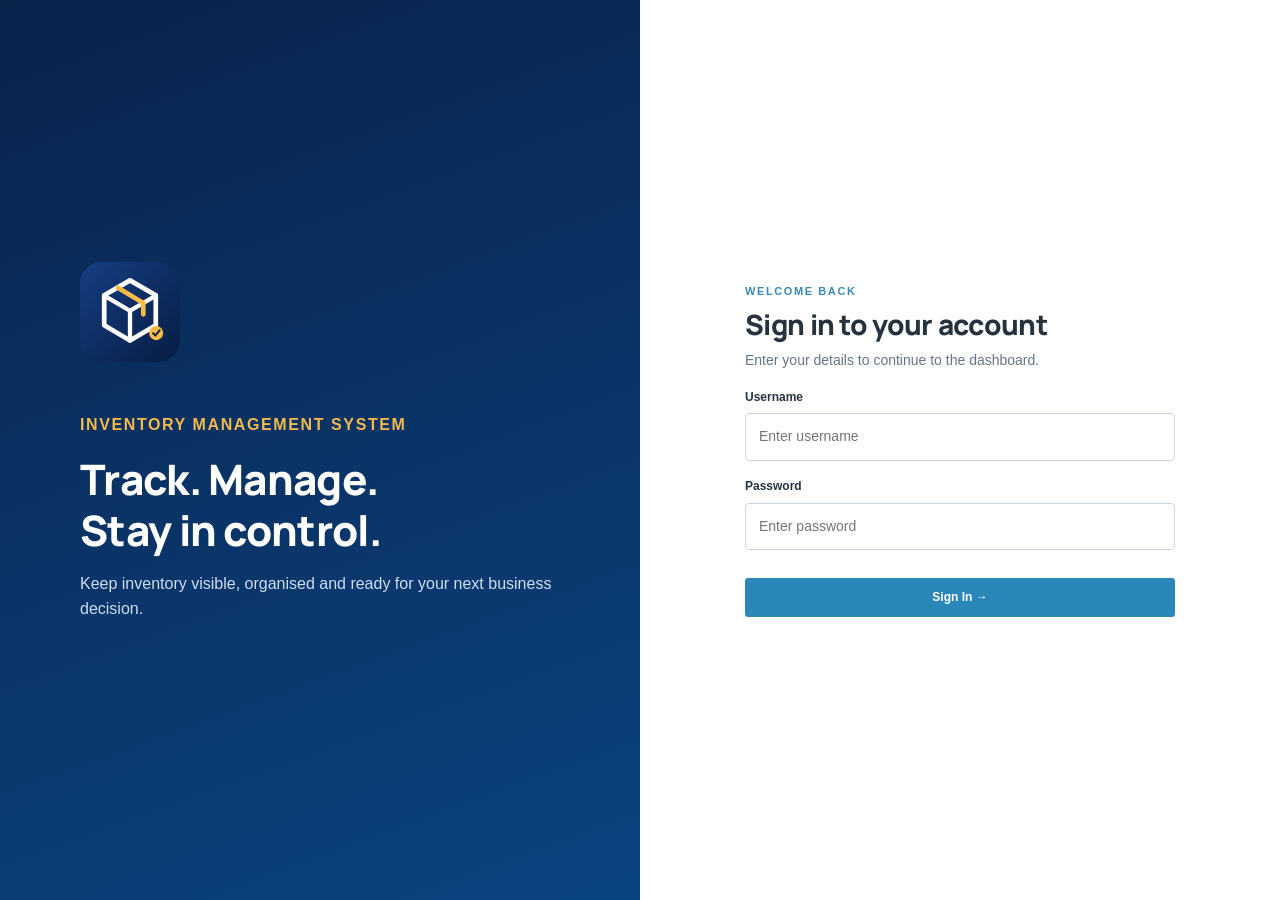
<file: login.html>
<!DOCTYPE html>

<html lang="en">
<head>
<meta charset="utf-8"/>
<meta content="width=device-width,initial-scale=1" name="viewport"/>
<title>Login | Inventory Management System</title>
<link href="assets/img/logo.svg" rel="icon"/>
<link href="assets/css/style.css" rel="stylesheet"/>
</head>
<body>
<main class="login-page">
<section class="login-art">
<div class="login-art-inner">
<img alt="Inventory Management System inventory logo" src="assets/img/logo.svg"/>
<p class="small-label" style="color:#f3b94d">
      INVENTORY MANAGEMENT SYSTEM
     </p>
<h1>
      Track. Manage.
      <br/>
      Stay in control.
     </h1>
<p>
      Keep inventory visible, organised and ready for your next business decision.
     </p>
</div>
</section>
<section class="login-panel">
<div class="login-card">
<p class="eyebrow">
      Welcome back
     </p>
<h1>
      Sign in to your account
     </h1>
<p class="subtitle">
      Enter your details to continue to the dashboard.
     </p>
<form action="index.html" method="get">
<div class="field">
<label for="username">
        Username
       </label>
<input autocomplete="username" id="username" placeholder="Enter username" type="text"/>
</div>
<div class="field">
<label for="password">
        Password
       </label>
<input autocomplete="current-password" id="password" placeholder="Enter password" type="password"/>
</div>
<button class="btn" style="width:100%;margin-top:12px" type="submit">
       Sign In →
      </button>
</form>
</div>
</section>
</main>
</body>
</html>
</file>
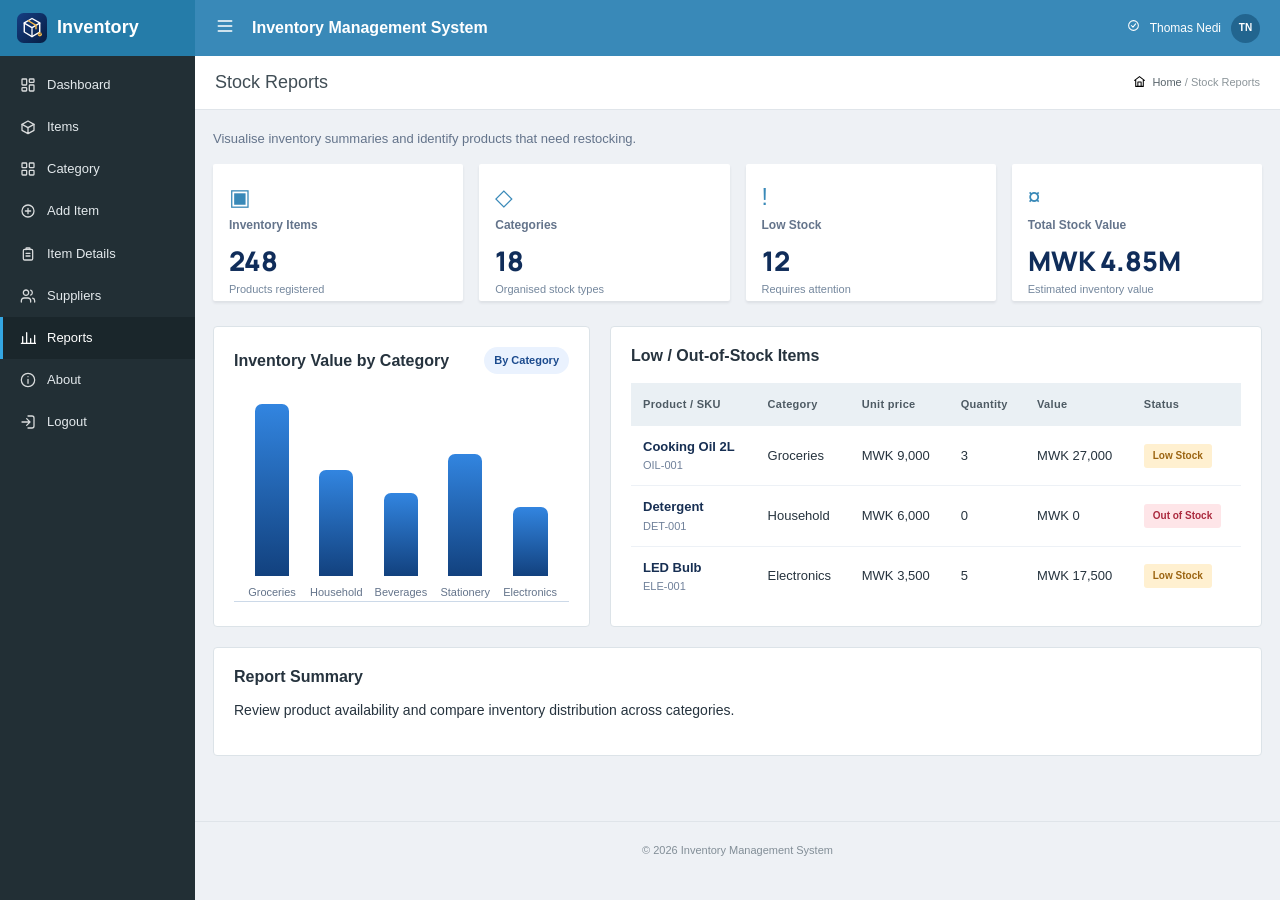
<file: reports.html>
<!DOCTYPE html>

<html lang="en">
<head>
<meta charset="utf-8"/>
<meta content="width=device-width, initial-scale=1" name="viewport"/>
<meta content="Inventory Management System for stock, categories, suppliers and reporting." name="description"/>
<title>Stock Reports | Inventory Management System</title>
<link href="assets/img/logo.svg" rel="icon" type="image/svg+xml"/>
<link href="assets/css/style.css" rel="stylesheet"/>
</head>
<body>
<div class="app">
<aside class="sidebar"><a class="sidebar-name" href="index.html"><img alt="" aria-hidden="true" class="brand-mini" src="assets/img/logo.svg"/>Inventory</a><nav aria-label="Main navigation" class="nav"><a class="" href="index.html"><span aria-hidden="true" class="symbol"><img alt="" aria-hidden="true" class="nav-icon" src="assets/icons/dashboard.svg"/></span><span>Dashboard</span></a><a class="" href="inventory.html"><span aria-hidden="true" class="symbol"><img alt="" aria-hidden="true" class="nav-icon" src="assets/icons/package.svg"/></span><span>Items</span></a><a class="" href="categories.html"><span aria-hidden="true" class="symbol"><img alt="" aria-hidden="true" class="nav-icon" src="assets/icons/grid.svg"/></span><span>Category</span></a><a class="" href="add-item.html"><span aria-hidden="true" class="symbol"><img alt="" aria-hidden="true" class="nav-icon" src="assets/icons/plus.svg"/></span><span>Add Item</span></a><a class="" href="item-details.html"><span aria-hidden="true" class="symbol"><img alt="" aria-hidden="true" class="nav-icon" src="assets/icons/clipboard.svg"/></span><span>Item Details</span></a><a class="" href="suppliers.html"><span aria-hidden="true" class="symbol"><img alt="" aria-hidden="true" class="nav-icon" src="assets/icons/users.svg"/></span><span>Suppliers</span></a><a aria-current="page" class="active" href="reports.html"><span aria-hidden="true" class="symbol"><img alt="" aria-hidden="true" class="nav-icon" src="assets/icons/chart.svg"/></span><span>Reports</span></a><a class="" href="about.html"><span aria-hidden="true" class="symbol"><img alt="" aria-hidden="true" class="nav-icon" src="assets/icons/info.svg"/></span><span>About</span></a><a class="" href="login.html"><span aria-hidden="true" class="symbol"><img alt="" aria-hidden="true" class="nav-icon" src="assets/icons/logout.svg"/></span><span>Logout</span></a></nav></aside>
<div class="main">
<header class="topbar"><div class="toolbar-left"><span aria-hidden="true" class="menu-glyph"><img alt="" aria-hidden="true" class="toolbar-icon" src="assets/icons/menu.svg"/></span><span class="toolbar-title">Inventory Management System</span></div><div class="top-right"><span class="user-indicator"><img alt="" aria-hidden="true" class="presence-icon" src="assets/icons/check.svg"/></span><span>Thomas Nedi</span><span class="avatar">TN</span></div></header><div class="page-crumb"><span>Stock Reports</span><span class="breadcrumb"><a href="index.html"><img alt="" aria-hidden="true" class="crumb-icon" src="assets/icons/home.svg"/> Home</a> / Stock Reports</span></div>
<main class="content">
<section class="heading">
<div>
<h1>
        Stock Reports
       </h1>
<p class="subtitle">
        Visualise inventory summaries and identify products that need restocking.
       </p>
</div>
</section>
<div class="stats">
<div class="stat">
<div class="ic">
        ▣
       </div>
<div class="mini">
        Inventory Items
       </div>
<div class="value">
        248
       </div>
<div class="detail">
        Products registered
       </div>
</div>
<div class="stat">
<div class="ic">
        ◇
       </div>
<div class="mini">
        Categories
       </div>
<div class="value">
        18
       </div>
<div class="detail">
        Organised stock types
       </div>
</div>
<div class="stat">
<div class="ic">
        !
       </div>
<div class="mini">
        Low Stock
       </div>
<div class="value">
        12
       </div>
<div class="detail">
        Requires attention
       </div>
</div>
<div class="stat">
<div class="ic">
        ¤
       </div>
<div class="mini">
        Total Stock Value
       </div>
<div class="value">
        MWK 4.85M
       </div>
<div class="detail">
        Estimated inventory value
       </div>
</div>
</div>
<div class="two">
<section class="panel">
<div class="panel-head">
<h2>
         Inventory Value by Category
        </h2>
<span class="badge-head">
         By Category
        </span>
</div>
<div aria-label="Relative stock valuation by category: groceries 90, household 54, beverages 42, stationery 62, electronics 35 percent" class="bars" role="img">
<div class="bar-item">
<div class="bar" style="height:90%">
</div>
<span>
          Groceries
         </span>
</div>
<div class="bar-item">
<div class="bar" style="height:54%">
</div>
<span>
          Household
         </span>
</div>
<div class="bar-item">
<div class="bar" style="height:42%">
</div>
<span>
          Beverages
         </span>
</div>
<div class="bar-item">
<div class="bar" style="height:62%">
</div>
<span>
          Stationery
         </span>
</div>
<div class="bar-item">
<div class="bar" style="height:35%">
</div>
<span>
          Electronics
         </span>
</div>
</div>
</section>
<section class="panel">
<div class="panel-head">
<h2>
         Low / Out-of-Stock Items
        </h2>
</div>
<div class="table-scroll">
<table class="data-table">
<thead>
<tr>
<th>
            Product / SKU
           </th>
<th>
            Category
           </th>
<th>
            Unit price
           </th>
<th>
            Quantity
           </th>
<th>
            Value
           </th>
<th>
            Status
           </th>
</tr>
</thead>
<tbody>
<tr>
<td>
<span class="strong">
             Cooking Oil 2L
            </span>
<div class="sku">
             OIL-001
            </div>
</td>
<td>
            Groceries
           </td>
<td>
            MWK 9,000
           </td>
<td>
            3
           </td>
<td>
            MWK 27,000
           </td>
<td>
<span class="pill low">
             Low Stock
            </span>
</td>
</tr>
<tr>
<td>
<span class="strong">
             Detergent
            </span>
<div class="sku">
             DET-001
            </div>
</td>
<td>
            Household
           </td>
<td>
            MWK 6,000
           </td>
<td>
            0
           </td>
<td>
            MWK 0
           </td>
<td>
<span class="pill out">
             Out of Stock
            </span>
</td>
</tr>
<tr>
<td>
<span class="strong">
             LED Bulb
            </span>
<div class="sku">
             ELE-001
            </div>
</td>
<td>
            Electronics
           </td>
<td>
            MWK 3,500
           </td>
<td>
            5
           </td>
<td>
            MWK 17,500
           </td>
<td>
<span class="pill low">
             Low Stock
            </span>
</td>
</tr>
</tbody>
</table>
</div>
</section>
</div>
<section class="panel">
<h2>
       Report Summary
      </h2>
<p>
       Review product availability and compare inventory distribution across categories.
      </p>
</section>
</main>
<footer class="footer">© 2026 Inventory Management System</footer>
</div>
</div>
</body>
</html>
</file>
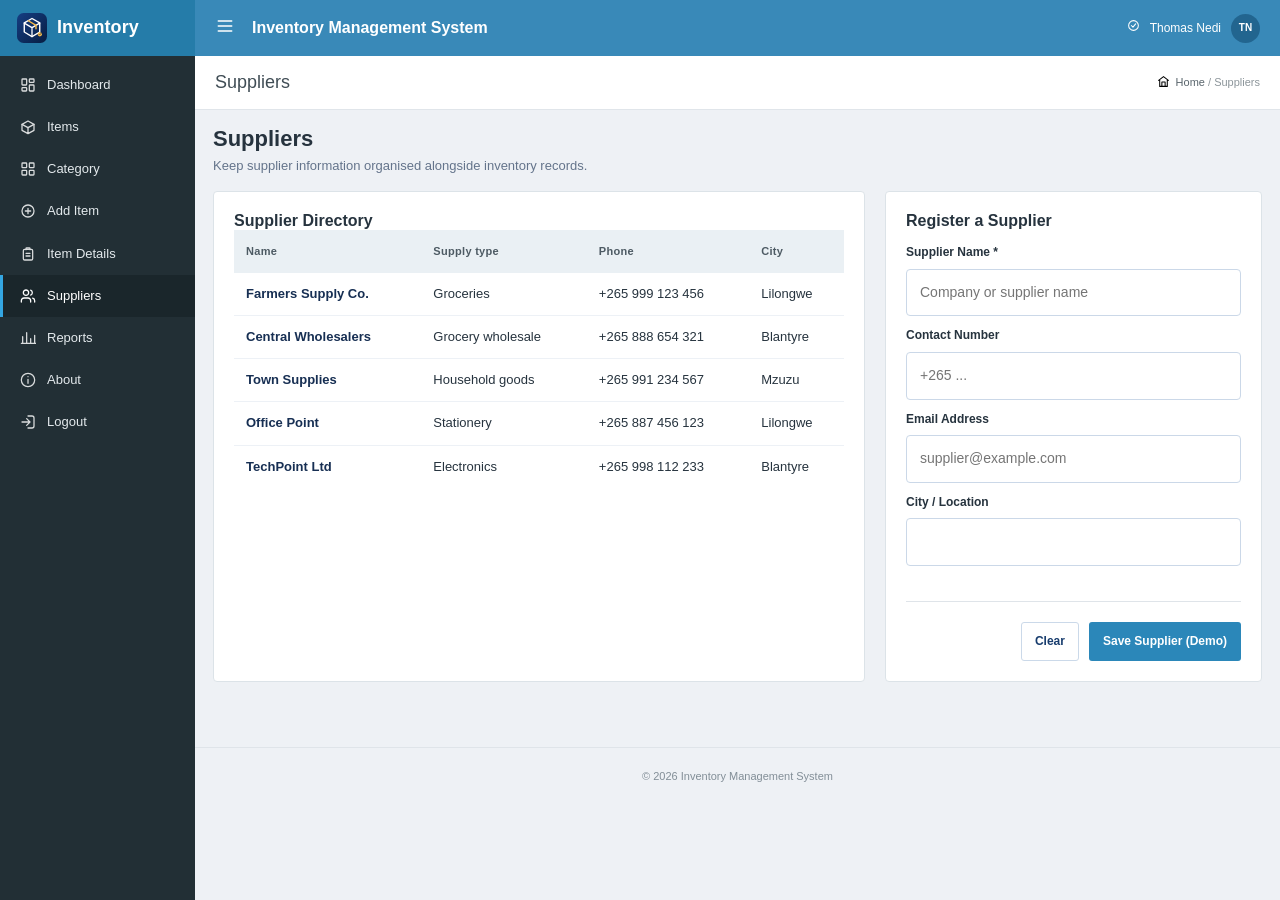
<file: suppliers.html>
<!DOCTYPE html>

<html lang="en">
<head>
<meta charset="utf-8"/>
<meta content="width=device-width, initial-scale=1" name="viewport"/>
<meta content="Inventory Management System for stock, categories, suppliers and reporting." name="description"/>
<title>Suppliers | Inventory Management System</title>
<link href="assets/img/logo.svg" rel="icon" type="image/svg+xml"/>
<link href="assets/css/style.css" rel="stylesheet"/>
</head>
<body>
<div class="app">
<aside class="sidebar"><a class="sidebar-name" href="index.html"><img alt="" aria-hidden="true" class="brand-mini" src="assets/img/logo.svg"/>Inventory</a><nav aria-label="Main navigation" class="nav"><a class="" href="index.html"><span aria-hidden="true" class="symbol"><img alt="" aria-hidden="true" class="nav-icon" src="assets/icons/dashboard.svg"/></span><span>Dashboard</span></a><a class="" href="inventory.html"><span aria-hidden="true" class="symbol"><img alt="" aria-hidden="true" class="nav-icon" src="assets/icons/package.svg"/></span><span>Items</span></a><a class="" href="categories.html"><span aria-hidden="true" class="symbol"><img alt="" aria-hidden="true" class="nav-icon" src="assets/icons/grid.svg"/></span><span>Category</span></a><a class="" href="add-item.html"><span aria-hidden="true" class="symbol"><img alt="" aria-hidden="true" class="nav-icon" src="assets/icons/plus.svg"/></span><span>Add Item</span></a><a class="" href="item-details.html"><span aria-hidden="true" class="symbol"><img alt="" aria-hidden="true" class="nav-icon" src="assets/icons/clipboard.svg"/></span><span>Item Details</span></a><a aria-current="page" class="active" href="suppliers.html"><span aria-hidden="true" class="symbol"><img alt="" aria-hidden="true" class="nav-icon" src="assets/icons/users.svg"/></span><span>Suppliers</span></a><a class="" href="reports.html"><span aria-hidden="true" class="symbol"><img alt="" aria-hidden="true" class="nav-icon" src="assets/icons/chart.svg"/></span><span>Reports</span></a><a class="" href="about.html"><span aria-hidden="true" class="symbol"><img alt="" aria-hidden="true" class="nav-icon" src="assets/icons/info.svg"/></span><span>About</span></a><a class="" href="login.html"><span aria-hidden="true" class="symbol"><img alt="" aria-hidden="true" class="nav-icon" src="assets/icons/logout.svg"/></span><span>Logout</span></a></nav></aside>
<div class="main">
<header class="topbar"><div class="toolbar-left"><span aria-hidden="true" class="menu-glyph"><img alt="" aria-hidden="true" class="toolbar-icon" src="assets/icons/menu.svg"/></span><span class="toolbar-title">Inventory Management System</span></div><div class="top-right"><span class="user-indicator"><img alt="" aria-hidden="true" class="presence-icon" src="assets/icons/check.svg"/></span><span>Thomas Nedi</span><span class="avatar">TN</span></div></header><div class="page-crumb"><span>Suppliers</span><span class="breadcrumb"><a href="index.html"><img alt="" aria-hidden="true" class="crumb-icon" src="assets/icons/home.svg"/> Home</a> / Suppliers</span></div>
<main class="content">
<section class="heading">
<div>
<h1>
        Suppliers
       </h1>
<p class="subtitle">
        Keep supplier information organised alongside inventory records.
       </p>
</div>
</section>
<div class="two">
<section class="panel">
<h2>
        Supplier Directory
       </h2>
<div class="table-scroll">
<table class="data-table">
<thead>
<tr>
<th>
            Name
           </th>
<th>
            Supply type
           </th>
<th>
            Phone
           </th>
<th>
            City
           </th>
</tr>
</thead>
<tbody>
<tr>
<td class="strong">
            Farmers Supply Co.
           </td>
<td>
            Groceries
           </td>
<td>
            +265 999 123 456
           </td>
<td>
            Lilongwe
           </td>
</tr>
<tr>
<td class="strong">
            Central Wholesalers
           </td>
<td>
            Grocery wholesale
           </td>
<td>
            +265 888 654 321
           </td>
<td>
            Blantyre
           </td>
</tr>
<tr>
<td class="strong">
            Town Supplies
           </td>
<td>
            Household goods
           </td>
<td>
            +265 991 234 567
           </td>
<td>
            Mzuzu
           </td>
</tr>
<tr>
<td class="strong">
            Office Point
           </td>
<td>
            Stationery
           </td>
<td>
            +265 887 456 123
           </td>
<td>
            Lilongwe
           </td>
</tr>
<tr>
<td class="strong">
            TechPoint Ltd
           </td>
<td>
            Electronics
           </td>
<td>
            +265 998 112 233
           </td>
<td>
            Blantyre
           </td>
</tr>
</tbody>
</table>
</div>
</section>
<section class="panel">
<h2>
        Register a Supplier
       </h2>
<form action="#" class="helper" method="get">
<div class="field">
<label for="supplier_name">
          Supplier Name *
         </label>
<input id="supplier_name" name="supplier_name" placeholder="Company or supplier name" required="" type="text"/>
</div>
<div class="field">
<label for="supplier_phone">
          Contact Number
         </label>
<input id="supplier_phone" name="supplier_phone" placeholder="+265 ..." type="tel"/>
</div>
<div class="field">
<label for="supplier_email">
          Email Address
         </label>
<input id="supplier_email" name="supplier_email" placeholder="supplier@example.com" type="email"/>
</div>
<div class="field">
<label for="supplier_city">
          City / Location
         </label>
<input id="supplier_city" name="supplier_city" type="text"/>
</div>
<div class="form-actions">
<button class="btn secondary" type="reset">
          Clear
         </button>
<button class="btn" type="submit">
          Save Supplier (Demo)
         </button>
</div>
</form>
</section>
</div>
</main>
<footer class="footer">© 2026 Inventory Management System</footer>
</div>
</div>
</body>
</html>
</file>
<file: assets/css/style.css>
@import url('https://fonts.googleapis.com/css2?family=DM+Sans:wght@400;500;600;700&family=Manrope:wght@400;500;600;700;800&display=swap');
:root{--navy:#071a37;--navy2:#102f61;--blue:#174b98;--accent:#f3b94d;--bg:#f3f6fb;--border:#dfe7f1;--text:#182b45;--muted:#64748b;--white:#fff;--green:#147d55;--red:#b53640;--amber:#a96c10;--shadow:0 14px 35px rgba(17,39,75,.06)}*{box-sizing:border-box}html{scroll-behavior:smooth}body{margin:0;font:15px/1.55 'DM Sans',Arial,sans-serif;color:var(--text);background:var(--bg)}a{color:inherit;text-decoration:none}button,input,select,textarea{font:inherit}button{cursor:pointer}a:focus-visible,button:focus-visible,input:focus-visible,select:focus-visible,textarea:focus-visible{outline:3px solid #efb845;outline-offset:3px}.app{display:grid;grid-template-columns:254px minmax(0,1fr);min-height:100vh}.sidebar{background:linear-gradient(180deg,#0b2a58,#071a37);color:#cfddf2;padding:24px 16px;display:flex;flex-direction:column;gap:24px}.brand{display:flex;align-items:center;gap:12px;padding:4px 8px 20px;border-bottom:1px solid #ffffff24}.brand img{width:46px;height:46px}.brand strong{font:800 17px/1.13 Manrope,sans-serif;color:white;display:block}.brand small{font-size:10px;letter-spacing:1.8px;color:#afc9eb}.nav-title{font-size:10px;letter-spacing:2px;font-weight:800;color:#91b0d8;margin:0 12px 12px}.nav{display:grid;gap:5px}.nav a{padding:12px 14px;border-radius:10px;display:flex;align-items:center;gap:11px;font-weight:600;font-size:13px;transition:background .12s}.nav a:hover,.nav a.active{background:#2462bc;color:white}.nav .symbol{width:22px;text-align:center;font-size:17px}.side-bottom{margin-top:auto;background:#ffffff0c;border:1px solid #ffffff19;border-radius:12px;padding:13px;font-size:12px}.side-bottom strong{color:#fff;display:block;margin-bottom:4px}.main{min-width:0}.topbar{height:74px;background:white;border-bottom:1px solid var(--border);display:flex;justify-content:space-between;align-items:center;padding:0 34px;gap:20px}.crumb{font-weight:700;font-size:13px;color:#537096}.top-right{display:flex;align-items:center;gap:13px;color:#46617d;font-size:13px}.avatar{background:#eaf1fc;color:#133c77;border-radius:50%;height:36px;width:36px;display:grid;place-items:center;font-weight:800}.content{padding:31px 34px 70px;max-width:1450px;margin:auto}.heading{display:flex;justify-content:space-between;align-items:flex-start;gap:20px;margin-bottom:24px}.eyebrow{font-size:11px;color:var(--blue);letter-spacing:1.6px;text-transform:uppercase;font-weight:800;margin:0 0 7px}.heading h1,h1{font:800 28px/1.22 Manrope,Arial,sans-serif;letter-spacing:-.7px;margin:0}.subtitle{color:var(--muted);margin:9px 0 0;max-width:680px}.btn{display:inline-flex;align-items:center;justify-content:center;gap:8px;border:1px solid transparent;background:var(--blue);color:white;padding:11px 17px;border-radius:9px;font-weight:700;font-size:13px;min-height:43px;white-space:nowrap}.btn:hover{background:#0d3471}.btn.secondary{background:#fff;color:#173c6d;border-color:#cbd9e9}.btn.secondary:hover{background:#f4f7fd}.btn.danger{background:#b82f40}.btn.small{font-size:12px;padding:7px 10px;min-height:33px}.btn.ghost{background:#eaf0f8;color:var(--blue)}.notice{background:#fff9e9;border:1px solid #f2deb2;padding:12px 16px;border-radius:11px;color:#76500e;font-size:12px;margin-bottom:20px}.stats{display:grid;grid-template-columns:repeat(4,minmax(0,1fr));gap:17px;margin-bottom:23px}.stat,.panel{background:white;border:1px solid var(--border);border-radius:15px;box-shadow:var(--shadow)}.stat{padding:20px;position:relative;overflow:hidden}.stat:before{content:'';position:absolute;right:-23px;top:-29px;width:95px;height:95px;border-radius:50%;background:#edf4ff}.stat .mini{font-size:12px;font-weight:700;color:var(--muted)}.stat .value{font:800 27px Manrope,sans-serif;margin:8px 0 2px;color:#102d5a}.stat .detail{font-size:11px;color:#74879d}.stat .ic{color:var(--blue);font-size:23px;position:relative}.panel{padding:21px;margin-bottom:20px}.panel h2{font:800 16px Manrope,sans-serif;margin:0}.panel-head{display:flex;align-items:center;justify-content:space-between;gap:10px;margin-bottom:18px}.muted{color:var(--muted);font-size:12px}.two{display:grid;grid-template-columns:1fr 1.35fr;gap:20px}.three{display:grid;grid-template-columns:repeat(3,1fr);gap:18px}.stock-visual{display:flex;align-items:center;gap:30px;flex-wrap:wrap}.donut{width:170px;height:170px;border-radius:50%;background:conic-gradient(#258666 0 78%,#eeb34d 78% 90%,#d4585d 90% 100%);display:grid;place-items:center;flex-shrink:0}.donut-inner{width:115px;height:115px;border-radius:50%;background:white;display:grid;align-content:center;text-align:center}.donut-inner strong{font:800 27px Manrope}.donut-inner span{font-size:11px;color:var(--muted)}.legend{display:grid;gap:12px;font-size:13px}.dot{display:inline-block;width:10px;height:10px;border-radius:50%;margin-right:8px}.green{background:#258666}.yellow{background:#eeb34d}.red{background:#d4585d}.table-scroll{overflow:auto}.data-table{width:100%;border-collapse:collapse;min-width:610px}.data-table th{background:#f5f8fd;color:#58718e;text-align:left;font-size:11px;letter-spacing:.3px;padding:13px 12px;white-space:nowrap}.data-table td{padding:14px 12px;border-bottom:1px solid #edf1f6;font-size:13px;vertical-align:middle}.data-table tr:last-child td{border-bottom:0}.data-table tr:hover td{background:#fbfcff}.strong{font-weight:800;color:#172f53}.sku{font-size:11px;color:#70819a}.pill{display:inline-block;padding:4px 9px;border-radius:50px;font-weight:800;font-size:10px;white-space:nowrap}.pill.ok{background:#dff5eb;color:#14764c}.pill.low{background:#fff0d0;color:#9c6411}.pill.out{background:#fee5e8;color:#ab2a3e}.action-links{display:flex;gap:7px}.action-links a{font-size:11px;color:#12478e;font-weight:800;padding:6px 9px;border-radius:6px;background:#eaf1fa}.action-links a.delete{color:#ad3444;background:#fff0f0}.form-grid{display:grid;grid-template-columns:repeat(2,minmax(0,1fr));gap:20px}.field{display:flex;flex-direction:column;gap:7px}.field.wide{grid-column:1/-1}.field label{font-weight:800;font-size:12px}.required{color:#c53047}.field input,.field select,.field textarea{border:1px solid #cbd8e8;border-radius:9px;padding:12px 13px;color:#1b3150;background:#fff;min-height:46px;width:100%}.field textarea{min-height:110px;resize:vertical}.field small{color:#8190a5;font-size:11px}.form-actions{display:flex;align-items:center;justify-content:flex-end;gap:10px;border-top:1px solid var(--border);padding-top:20px;margin-top:25px}.toolbar{display:flex;gap:12px;flex-wrap:wrap;align-items:end;margin-bottom:18px}.toolbar .field{flex:1 1 170px}.toolbar .btn{flex:0 0 auto}.bars{display:flex;align-items:flex-end;justify-content:space-between;gap:12px;height:210px;border-bottom:1px solid #ccd9e8;padding:12px 12px 0}.bar-item{width:100%;height:100%;display:flex;flex-direction:column;justify-content:flex-end;align-items:center;gap:8px;font-size:11px;color:var(--muted)}.bar{background:linear-gradient(#3285e0,#12417e);border-radius:7px 7px 0 0;width:65%;min-width:18px}.detail-grid{display:grid;grid-template-columns:repeat(2,1fr);gap:15px}.detail-item{padding:12px 0;border-bottom:1px solid var(--border)}.detail-item span{font-size:12px;color:var(--muted);display:block}.detail-item strong{display:block;margin-top:3px}.callout{background:#eff5fe;border-left:4px solid var(--blue);padding:14px 17px;border-radius:6px;font-size:13px}.empty-state{text-align:center;padding:50px 18px}.empty-state .large{font-size:45px;color:var(--blue)}.footer{padding:20px 34px;color:#8695a7;font-size:11px;border-top:1px solid var(--border);text-align:center}.login-page{min-height:100vh;display:grid;grid-template-columns:1fr 1fr;background:white}.login-art{background:linear-gradient(160deg,#09234b,#0b4381);display:flex;align-items:center;justify-content:center;padding:50px;color:white}.login-art-inner{max-width:480px}.login-art img{width:100px;height:100px;margin-bottom:28px}.login-art h1{font-size:42px;color:white}.login-art p{font-size:16px;color:#cedef1}.login-panel{display:grid;place-items:center;padding:30px}.login-card{width:min(430px,100%)}.login-card .field{margin:16px 0}.login-note{font-size:12px;color:var(--muted)}.small-label{font-size:11px;text-transform:uppercase;letter-spacing:1.6px;font-weight:800;color:#6c83a0}.badge-head{background:#eaf2fe;color:#1b4a8d;padding:5px 10px;border-radius:20px;font-weight:800;font-size:11px}.helper{display:grid;gap:10px;margin-top:13px}.helper p{margin:0}.feature-list{padding-left:20px;color:#48627b}.feature-list li{margin:9px 0}@media(max-width:1100px){.stats{grid-template-columns:repeat(2,1fr)}.two{grid-template-columns:1fr}}@media(max-width:780px){.app{display:block}.sidebar{padding:14px;gap:10px}.brand{padding:0 5px 11px}.nav-title,.side-bottom{display:none}.nav{display:flex;overflow-x:auto;padding:4px 0}.nav a{flex:0 0 auto;font-size:12px;padding:9px 11px}.topbar{height:55px;padding:0 16px}.content{padding:20px 14px 40px}.heading{flex-wrap:wrap}.heading h1{font-size:24px}.stats{gap:10px}.stat{padding:15px}.stat .value{font-size:21px}.form-grid,.three,.detail-grid{grid-template-columns:1fr}.login-page{grid-template-columns:1fr}.login-art{padding:35px 25px}.login-art img{width:65px;height:65px;margin-bottom:12px}.login-art h1{font-size:27px}.login-panel{padding:35px 22px}.footer{padding:16px}}

/* Site identity and layout refinement */
.brand strong {font-size:14px;line-height:1.35;letter-spacing:-.2px}
.brand small {font-size:10px;letter-spacing:2px}
.sidebar {background:linear-gradient(170deg,#071c3d 0%,#0a2b5c 58%,#06182f 100%)}
.nav a.active {background:#195ab4;box-shadow:inset 3px 0 #f3b94d}
.topbar {box-shadow:0 2px 12px rgba(7,26,55,.025)}
.panel {transition:box-shadow .15s ease}
.panel:hover {box-shadow:0 18px 38px rgba(17,39,75,.075)}
@media(max-width:780px){.brand strong{font-size:15px}}

/* Main application layout */
:root{--bg:#eef1f5;--blue:#3989b8;--navy:#243238;--border:#dfe4e9}
body{background:var(--bg);color:#26333e;font-family:Arial,Helvetica,sans-serif;font-size:14px}
.app{grid-template-columns:195px minmax(0,1fr);min-height:100vh}
.sidebar{background:#222f35;padding:0;gap:0;display:block;color:#dce4e8}
.sidebar-name{display:flex;height:56px;align-items:center;padding:0 17px;background:#257ca9;color:white;font-size:18px;font-weight:600;letter-spacing:.1px}
.sidebar-name:hover{color:white}
.nav{display:block;padding:8px 0}
.nav a{border-radius:0;padding:11px 15px;font-size:13px;font-weight:500;min-height:41px;gap:9px;color:#e3e9ec;border-left:3px solid transparent;transition:background .12s}
.nav a:hover{background:#344650;color:white}
.nav a.active{background:#1a262b;color:#fff;border-left-color:#34a6e2;box-shadow:none}
.nav .symbol{font-family:Arial,Helvetica,sans-serif;width:18px;font-size:14px;color:#e6f1fa}
.topbar{height:56px;padding:0 20px;background:#3989b8;color:#fff;border:0;box-shadow:none}
.toolbar-left{display:flex;align-items:center;gap:17px;font-size:16px;font-weight:600}
.menu-glyph{font-size:21px;line-height:1;color:#fff}
.top-right{color:white;font-size:12px;gap:10px}
.user-indicator{font-size:9px;color:#d5eaf6}
.avatar{background:#22658f;color:#fff;width:29px;height:29px;font-size:10px}
.page-crumb{display:flex;align-items:center;justify-content:space-between;gap:10px;background:#fff;min-height:54px;border-bottom:1px solid #e0e5ea;padding:0 20px;font-size:18px;color:#404d55}
.page-crumb .breadcrumb{font-size:11px;color:#8c959a}
.page-crumb a{color:#58646b}
.content{max-width:none;margin:0;padding:16px 18px 45px}
.heading{align-items:center;margin:0 0 15px;gap:10px}
.heading h1{font-size:22px;font-family:Arial,Helvetica,sans-serif;font-weight:600;letter-spacing:0}
.heading .subtitle{font-size:13px;margin-top:3px}
.heading:has(+.stats) h1{display:none}
.btn{border-radius:3px;background:#2b87b9;font-size:12px;min-height:37px;padding:9px 13px}
.btn:hover{background:#176a99}
.btn.secondary{border-radius:3px}
.panel{border:1px solid #dce3e8;box-shadow:none;border-radius:4px;padding:20px}
.panel:hover{box-shadow:none}
.panel h2{font-family:Arial,Helvetica,sans-serif;font-size:16px}
.stats{grid-template-columns:repeat(4,minmax(0,1fr));gap:16px;margin:0 0 25px}
.stat{min-height:137px;display:flex;flex-direction:column;position:relative;overflow:hidden;padding:16px 16px 0;color:#fff;border:0;border-radius:2px;box-shadow:0 2px 3px #1b252b16}
.stat:before{display:none}
.stat-number{font-size:32px;font-weight:700;line-height:1.1;position:relative;z-index:1}
.stat-label{font-size:13px;font-weight:600;margin-top:9px;position:relative;z-index:1}
.stat-watermark{position:absolute;right:18px;top:8px;color:#00000017;font-size:74px;font-weight:bold;line-height:1}
.stat-more{margin:auto -16px 0;text-align:center;padding:6px 8px;font-size:11px;background:#00000017;position:relative;z-index:1}
.stat-more span{font-size:13px}
.stat-cyan{background:#05b8df}.stat-green{background:#05a65e}.stat-orange{background:#f6a10a}.stat-red{background:#de4437}
.stat:hover{filter:brightness(.96)}
.data-table th{background:#eaf0f4;color:#4d5a63}
.data-table td{padding:11px 12px}
.field input,.field select,.field textarea{border-radius:4px}
.pill{border-radius:3px}
.footer{color:#828e97}
@media(max-width:1050px){.stats{grid-template-columns:repeat(2,minmax(0,1fr))}}
@media(max-width:700px){.app{display:block}.sidebar{display:block}.sidebar-name{height:49px}.nav{display:flex;overflow-x:auto;padding:4px 0}.nav a{flex:0 0 auto;border-left:0;border-bottom:3px solid transparent;padding:10px 12px}.nav a.active{border-bottom-color:#36b7eb}.topbar{height:49px;padding:0 12px}.toolbar-left{font-size:12px;gap:7px}.top-right{font-size:11px}.page-crumb{padding:10px 13px;min-height:45px;font-size:15px}.content{padding:14px 12px}.stats{gap:10px}.stat{min-height:116px;padding:12px 12px 0}.stat-number{font-size:25px}.stat-label{font-size:11px}.stat-watermark{font-size:52px}.stat-more{margin-left:-12px;margin-right:-12px}.heading h1{font-size:19px}}
@media(max-width:385px){.stats{grid-template-columns:1fr 1fr}.toolbar-title{display:none}.top-right .user-indicator{display:none}}

/* Consistent vector icon system */
.nav-icon{width:16px;height:16px;display:block;filter:brightness(0) invert(1);opacity:.83}
.nav a:hover .nav-icon,.nav a.active .nav-icon{opacity:1}
.nav .symbol{display:inline-flex;align-items:center;justify-content:center;flex:0 0 20px}
.brand-mini{width:30px;height:30px;object-fit:contain;margin-right:10px;flex-shrink:0}
.crumb-icon{width:13px;height:13px;display:inline-block;vertical-align:-2px;margin-right:3px}
.toolbar-icon{width:20px;height:20px;filter:brightness(0) invert(1)}
.presence-icon{width:13px;height:13px;filter:brightness(0) invert(1)}
.stat-watermark{width:88px;height:88px;top:10px;right:12px;opacity:.17;color:#000}
.stat-icon{width:100%;height:100%;filter:brightness(0)}
.stat-more{display:flex;align-items:center;justify-content:center;gap:5px}
.more-icon{width:14px;height:14px;filter:brightness(0) invert(1)}
.action-links{display:flex;gap:7px;align-items:center;flex-wrap:nowrap}
.action-links .icon-action{display:inline-flex;align-items:center;justify-content:center;width:34px;height:34px;padding:0;border:1px solid transparent;border-radius:5px;transition:transform .15s,background .15s}
.action-icon{width:17px;height:17px}
.action-eye{background:#e9f3ff!important;border-color:#cee3ff!important}
.action-eye .action-icon{filter:invert(31%) sepia(88%) saturate(1528%) hue-rotate(191deg)}
.action-edit{background:#e3f5eb!important;border-color:#b8e8ce!important}
.action-edit .action-icon{filter:invert(36%) sepia(64%) saturate(635%) hue-rotate(96deg)}
.action-delete{background:#feedef!important;border-color:#fad0d6!important}
.action-delete .action-icon{filter:invert(23%) sepia(93%) saturate(2008%) hue-rotate(327deg)}
.action-links .icon-action:hover{transform:translateY(-2px);filter:brightness(.97)}
.action-links .icon-action:focus-visible,.nav a:focus-visible,.stat:focus-visible,.btn:focus-visible{outline:3px solid #ffce57;outline-offset:2px}
.btn-icon{height:16px;width:16px;filter:brightness(0) invert(1)}
.btn.secondary .btn-icon{filter:none}
/* Mobile and tablet layout */
@media(max-width:1050px){.content{padding:16px}.stats{grid-template-columns:repeat(2,minmax(0,1fr))}.two{grid-template-columns:1fr}}
@media(max-width:700px){.sidebar-name{height:56px}.brand-mini{height:26px;width:26px}.nav{gap:2px;scrollbar-width:thin}.nav a{display:inline-flex;align-items:center;padding:10px 12px;min-height:44px}.topbar{height:auto;min-height:52px;padding:8px 12px}.top-right{gap:7px}.top-right>span:nth-child(2){max-width:90px;overflow:hidden;text-overflow:ellipsis;white-space:nowrap}.page-crumb{flex-wrap:wrap;row-gap:4px;padding:10px 12px}.breadcrumb{white-space:normal}.content{padding:14px 11px 34px}.heading{flex-wrap:wrap}.heading .btn{width:auto}.stats{grid-template-columns:repeat(2,minmax(0,1fr));gap:10px}.stat{min-height:123px}.stat-number{font-size:clamp(19px,5.5vw,28px)}.stat-label{font-size:12px}.stat-watermark{width:55px;height:55px;right:8px;top:7px}.stat-more{margin-top:auto}.two,.three,.form-grid,.detail-grid{grid-template-columns:1fr}.toolbar{display:grid;grid-template-columns:1fr}.toolbar .field{width:100%}.toolbar .btn{width:100%}.panel{padding:14px}.table-scroll{max-width:100%;overflow-x:auto;-webkit-overflow-scrolling:touch}.data-table{min-width:640px}.form-actions{flex-wrap:wrap;gap:9px}.form-actions .btn{flex:1 1 145px}.stock-visual{justify-content:center}.footer{padding:16px 12px}}
@media(max-width:385px){.toolbar-title{display:none}.stat-watermark{opacity:.12}.stat{padding:11px 10px 0}.stat-more{margin-left:-10px;margin-right:-10px}.stat-number{font-size:20px}.stat-label{font-size:11px}.login-page{grid-template-columns:1fr}}
</file>
